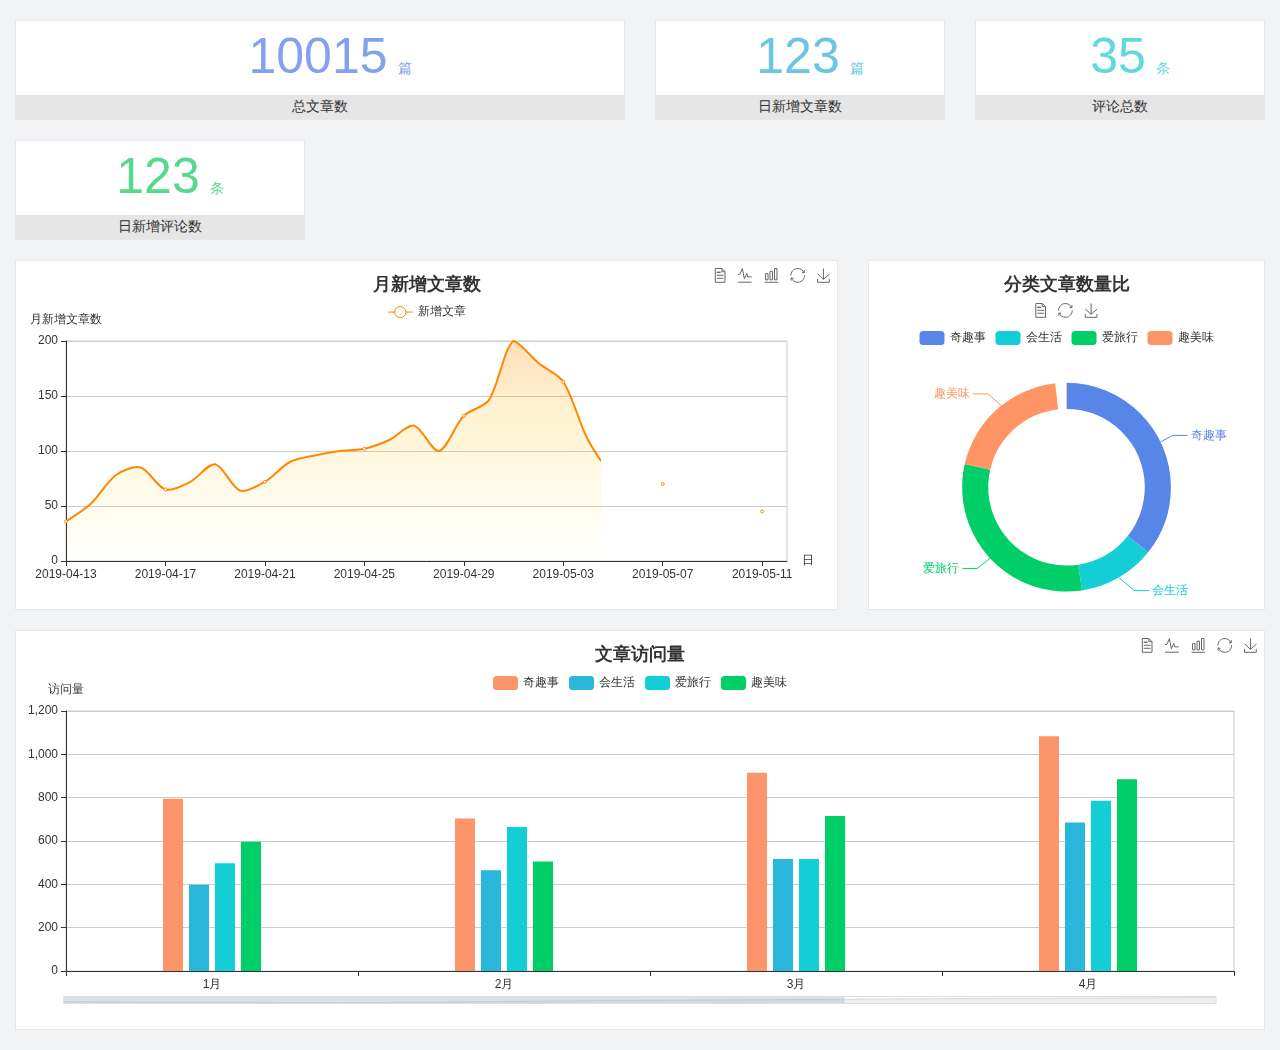
<file: home/dashboard.html>
<!DOCTYPE html>
<html lang="en">

<head>
  <meta charset="UTF-8">
  <meta name="viewport" content="width=device-width, initial-scale=1.0">
  <meta http-equiv="X-UA-Compatible" content="ie=edge">
  <title>图表统计</title>
  <link rel="stylesheet" href="../../assets/lib/bootstrap.css" />
  <link rel="stylesheet" href="../../assets/lib/main.css" />
  <script src="../../assets/lib/jquery.js"></script>
  <script type="text/javascript" src="../../assets/lib/echarts.min.js"></script>
</head>

<body>
  <div class="container-fluid">
    <div class="row spannel_list">
      <div class="col-xs-6">
        <div class="spannel">
          <em>10015</em><span>篇</span>
          <b>总文章数</b>
        </div>
      </div>
      <div class="col-sm-3 col-xs-6">
        <div class="spannel scolor01">
          <em>123</em><span>篇</span>
          <b>日新增文章数</b>
        </div>
      </div>
      <div class="col-sm-3 col-xs-6">
        <div class="spannel scolor02">
          <em>35</em><span>条</span>
          <b>评论总数</b>
        </div>
      </div>
      <div class="col-sm-3 col-xs-6">
        <div class="spannel scolor03">
          <em>123</em><span>条</span>
          <b>日新增评论数</b>
        </div>
      </div>
    </div>
  </div>

  <div class="container-fluid">
    <div class="row curve-pie">
      <div class="col-lg-8 col-md-8">
        <div class="gragh_pannel" id="curve_show"></div>
      </div>
      <div class="col-lg-4 col-md-4">
        <div class="gragh_pannel" id="pie_show"></div>
      </div>
    </div>
  </div>

  <div class="container-fluid">
    <div class="column_pannel" id="column_show"></div>
  </div>

  <script>
    var oChart = echarts.init(document.getElementById('curve_show'));
    var aList_all = [
      { 'count': 36, 'date': '2019-04-13' },
      { 'count': 52, 'date': '2019-04-14' },
      { 'count': 78, 'date': '2019-04-15' },
      { 'count': 85, 'date': '2019-04-16' },
      { 'count': 65, 'date': '2019-04-17' },
      { 'count': 72, 'date': '2019-04-18' },
      { 'count': 88, 'date': '2019-04-19' },
      { 'count': 64, 'date': '2019-04-20' },
      { 'count': 72, 'date': '2019-04-21' },
      { 'count': 90, 'date': '2019-04-22' },
      { 'count': 96, 'date': '2019-04-23' },
      { 'count': 100, 'date': '2019-04-24' },
      { 'count': 102, 'date': '2019-04-25' },
      { 'count': 110, 'date': '2019-04-26' },
      { 'count': 123, 'date': '2019-04-27' },
      { 'count': 100, 'date': '2019-04-28' },
      { 'count': 132, 'date': '2019-04-29' },
      { 'count': 146, 'date': '2019-04-30' },
      { 'count': 200, 'date': '2019-05-01' },
      { 'count': 180, 'date': '2019-05-02' },
      { 'count': 163, 'date': '2019-05-03' },
      { 'count': 110, 'date': '2019-05-04' },
      { 'count': 80, 'date': '2019-05-05' },
      { 'count': 82, 'date': '2019-05-06' },
      { 'count': 70, 'date': '2019-05-07' },
      { 'count': 65, 'date': '2019-05-08' },
      { 'count': 54, 'date': '2019-05-09' },
      { 'count': 40, 'date': '2019-05-10' },
      { 'count': 45, 'date': '2019-05-11' },
      { 'count': 38, 'date': '2019-05-12' },
    ];

    let aCount = [];
    let aDate = [];

    for (var i = 0; i < aList_all.length; i++) {
      aCount.push(aList_all[i].count);
      aDate.push(aList_all[i].date);
    }

    var chartopt = {
      title: {
        text: '月新增文章数',
        left: 'center',
        top: '10'
      },
      tooltip: {
        trigger: 'axis'
      },
      legend: {
        data: ['新增文章'],
        top: '40'
      },
      toolbox: {
        show: true,
        feature: {
          mark: { show: true },
          dataView: { show: true, readOnly: false },
          magicType: { show: true, type: ['line', 'bar'] },
          restore: { show: true },
          saveAsImage: { show: true }
        }
      },
      calculable: true,
      xAxis: [
        {
          name: '日',
          type: 'category',
          boundaryGap: false,
          data: aDate
        }
      ],
      yAxis: [
        {
          name: '月新增文章数',
          type: 'value'
        }
      ],
      series: [
        {
          name: '新增文章',
          type: 'line',
          smooth: true,
          itemStyle: { normal: { areaStyle: { type: 'default' }, color: '#f80' }, lineStyle: { color: '#f80' } },
          data: aCount
        }],
      areaStyle: {
        normal: {
          color: new echarts.graphic.LinearGradient(0, 0, 0, 1, [{
            offset: 0,
            color: 'rgba(255,136,0,0.39)'
          }, {
            offset: .34,
            color: 'rgba(255,180,0,0.25)'
          }, {
            offset: 1,
            color: 'rgba(255,222,0,0.00)'
          }])

        }
      },
      grid: {
        show: true,
        x: 50,
        x2: 50,
        y: 80,
        height: 220
      }
    };

    oChart.setOption(chartopt);


    var oPie = echarts.init(document.getElementById('pie_show'));
    var oPieopt =
    {
      title: {
        top: 10,
        text: '分类文章数量比',
        x: 'center'
      },
      tooltip: {
        trigger: 'item',
        formatter: "{a} <br/>{b} : {c} ({d}%)"
      },
      color: ['#5885e8', '#13cfd5', '#00ce68', '#ff9565'],
      legend: {
        x: 'center',
        top: 65,
        data: ['奇趣事', '会生活', '爱旅行', '趣美味']
      },
      toolbox: {
        show: true,
        x: 'center',
        top: 35,
        feature: {
          mark: { show: true },
          dataView: { show: true, readOnly: false },
          magicType: {
            show: true,
            type: ['pie', 'funnel'],
            option: {
              funnel: {
                x: '25%',
                width: '50%',
                funnelAlign: 'left',
                max: 1548
              }
            }
          },
          restore: { show: true },
          saveAsImage: { show: true }
        }
      },
      calculable: true,
      series: [
        {
          name: '访问来源',
          type: 'pie',
          radius: ['45%', '60%'],
          center: ['50%', '65%'],
          data: [
            { value: 300, name: '奇趣事' },
            { value: 100, name: '会生活' },
            { value: 260, name: '爱旅行' },
            { value: 180, name: '趣美味' }
          ]
        }
      ]
    };
    oPie.setOption(oPieopt);



    var oColumn = this.echarts.init(document.getElementById('column_show'));
    var oColumnopt =
    {
      title: {
        text: '文章访问量',
        left: 'center',
        top: '10'
      },
      tooltip: {
        trigger: 'axis'
      },
      legend: {
        data: ['奇趣事', '会生活', '爱旅行', '趣美味'],
        top: '40'
      },
      toolbox: {
        show: true,
        feature: {
          mark: { show: true },
          dataView: { show: true, readOnly: false },
          magicType: { show: true, type: ['line', 'bar'] },
          restore: { show: true },
          saveAsImage: { show: true }
        }
      },
      calculable: true,
      xAxis: [
        {
          type: 'category',
          data: ['1月', '2月', '3月', '4月', '5月']
        }
      ],
      yAxis: [
        {
          name: '访问量',
          type: 'value'
        }
      ],
      series: [
        {
          name: '奇趣事',
          type: 'bar',
          barWidth: 20,
          itemStyle: {
            normal: { areaStyle: { type: 'default' }, color: '#fd956a' }
          },
          data: [800, 708, 920, 1090, 1200]
        },
        {
          name: '会生活',
          type: 'bar',
          barWidth: 20,
          itemStyle: {
            normal: { areaStyle: { type: 'default' }, color: '#2bb6db' }
          },
          data: [400, 468, 520, 690, 800]
        },
        {
          name: '爱旅行',
          type: 'bar',
          barWidth: 20,
          itemStyle: {
            normal: { areaStyle: { type: 'default' }, color: '#13cfd5' }
          },
          data: [500, 668, 520, 790, 900]
        },
        {
          name: '趣美味',
          type: 'bar',
          barWidth: 20,
          itemStyle: {
            normal: { areaStyle: { type: 'default' }, color: '#00ce68' }
          },
          data: [600, 508, 720, 890, 1000]
        }
      ],
      grid: {
        show: true,
        x: 50,
        x2: 30,
        y: 80,
        height: 260
      },
      dataZoom: [//给x轴设置滚动条
        {
          start: 0,//默认为0
          end: 100 - 1000 / 31,//默认为100
          type: 'slider',
          show: true,
          xAxisIndex: [0],
          handleSize: 0,//滑动条的 左右2个滑动条的大小
          height: 8,//组件高度
          left: 45, //左边的距离
          right: 50,//右边的距离
          bottom: 26,//右边的距离
          handleColor: '#ddd',//h滑动图标的颜色
          handleStyle: {
            borderColor: "#cacaca",
            borderWidth: "1",
            shadowBlur: 2,
            background: "#ddd",
            shadowColor: "#ddd",
          }
        }]
    };
    oColumn.setOption(oColumnopt);
  </script>
</body>

</html>
</file>
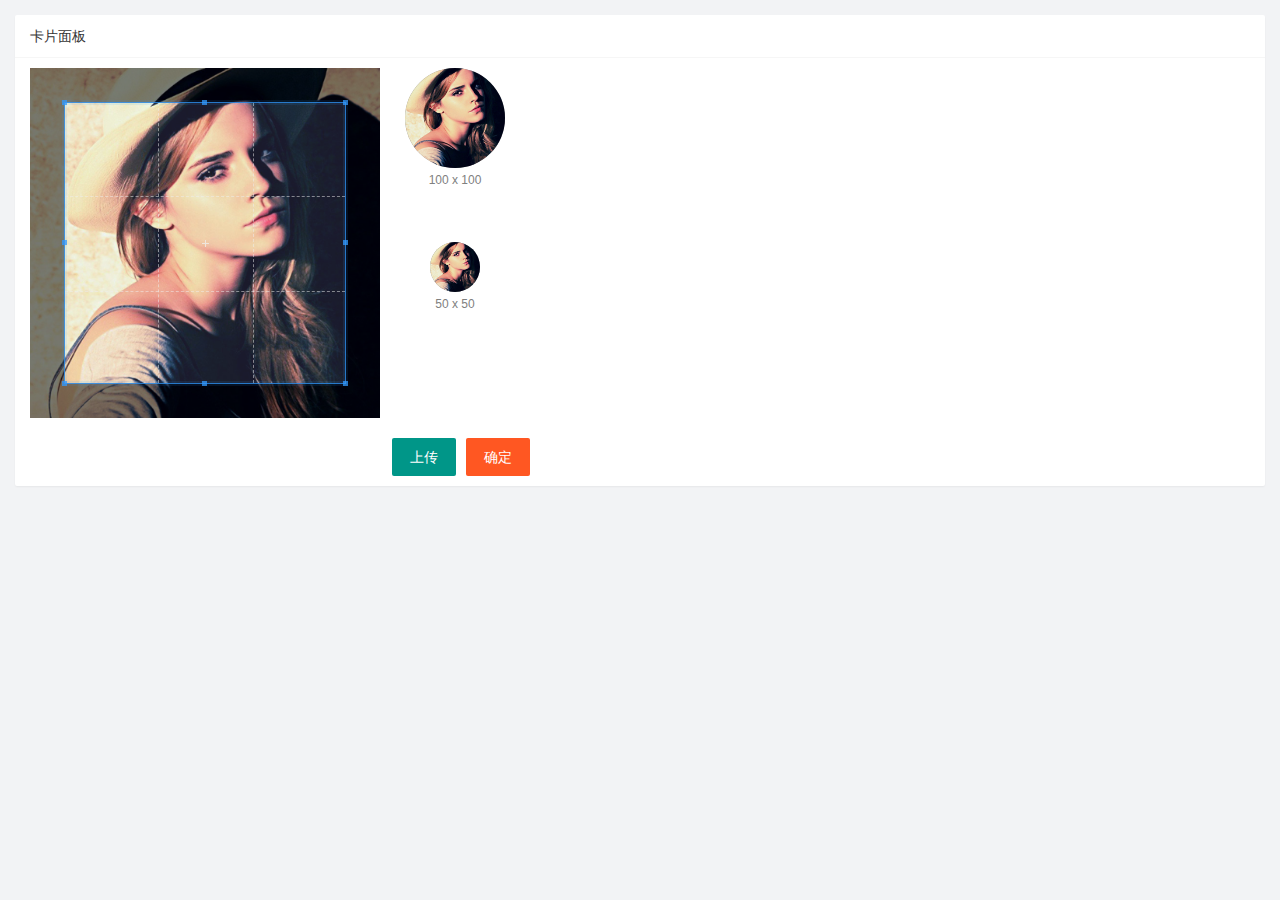
<file: user/user_avatar.html>
<!DOCTYPE html>
<html lang="en">

<head>
    <meta charset="UTF-8">
    <meta http-equiv="X-UA-Compatible" content="IE=edge">
    <meta name="viewport" content="width=device-width, initial-scale=1.0">
    <title>Document</title>
    <link rel="stylesheet" href="/assets/lib/layui/css/layui.css">
    <link rel="stylesheet" href="/assets/lib/cropper/cropper.css">
    <link rel="stylesheet" href="/assets/css/user/user_avatar.css">
</head>

<body>



    <div class="layui-card">
        <div class="layui-card-header">卡片面板</div>
        <div class="layui-card-body">
            <!-- 第一行的图片裁剪和预览区域 -->
            <div class="row1">
                <!-- 图片裁剪区域 -->
                <div class="cropper-box">
                    <!-- 这个 img 标签很重要，将来会把它初始化为裁剪区域 --> <img id="image" src="/assets/images/sample.jpg" />
                </div> <!-- 图片的预览区域 -->
                <div class="preview-box">
                    <div>
                        <!-- 宽高为 100px 的预览区域 -->
                        <div class="img-preview w100"></div>
                        <p class="size">100 x 100</p>
                    </div>
                    <div>
                        <!-- 宽高为 50px 的预览区域 -->
                        <div class="img-preview w50"></div>
                        <p class="size">50 x 50</p>
                    </div>
                </div>
            </div> <!-- 第二行的按钮区域 -->
            <div class="row2"> 
                <input type="file" id="file" accept="image/png,image/jpeg"/>
                <button type="button" class="layui-btn" id="btnChooseImage">上传</button> 
                <button type="button" class="layui-btn layui-btn-danger" id="btnUpload">确定</button> </div>

        </div>
    </div>


    <script src="/assets/lib/jquery.js"></script>
    <script src="/assets/lib/layui/layui.all.js"></script>
    <script src="/assets/lib/cropper/Cropper.js"></script>
    <script src="/assets//lib/cropper/jquery-cropper.js"></script>
    <script src="/assets/js/baseAPI.js"></script>
    <script src="/assets/js/user_avatar.js"></script>
</body>

</html>
</file>
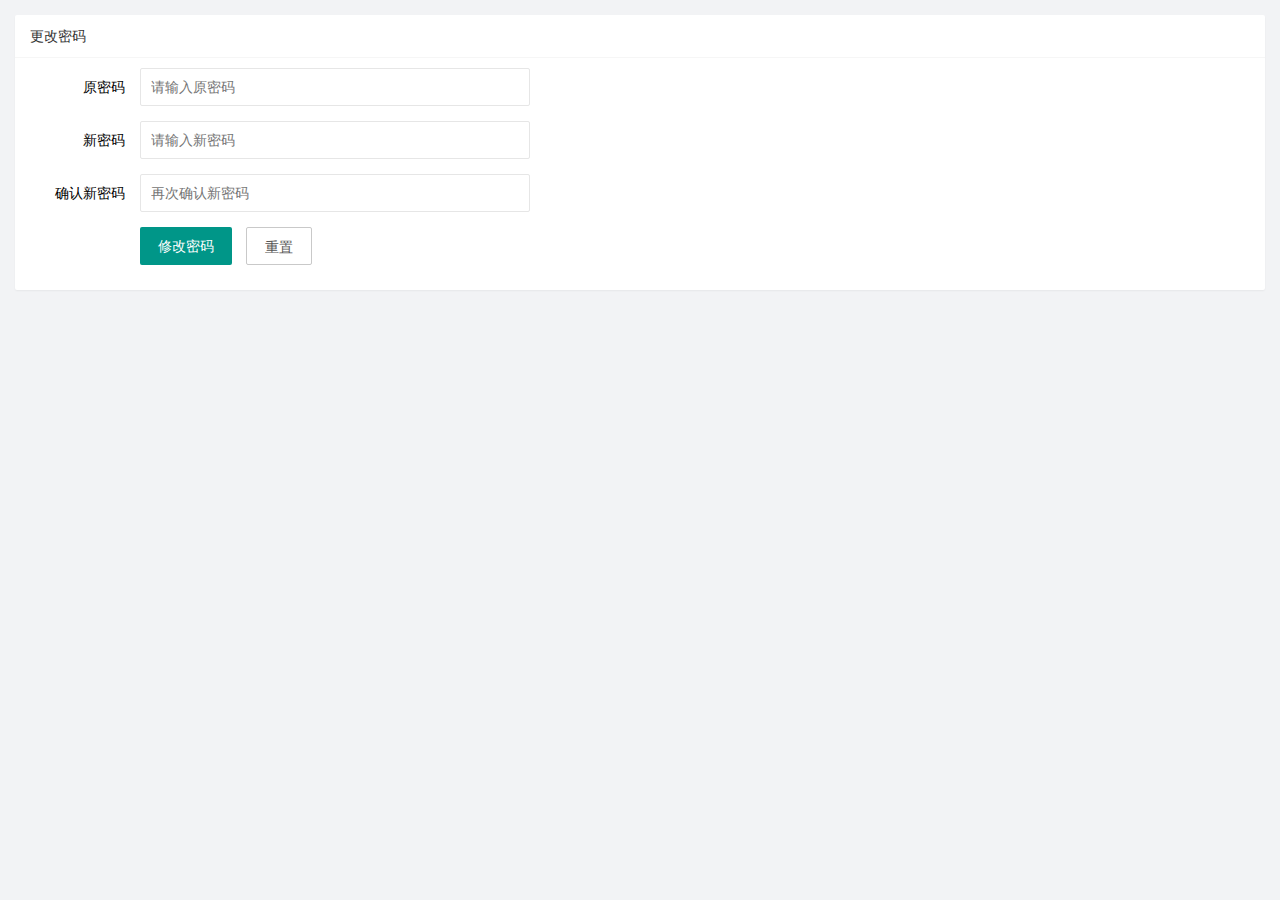
<file: user/user_pwd.html>
<!DOCTYPE html>
<html lang="en">
<head>
    <meta charset="UTF-8">
    <meta http-equiv="X-UA-Compatible" content="IE=edge">
    <meta name="viewport" content="width=device-width, initial-scale=1.0">
    <link rel="stylesheet" href="/assets/lib/layui/css/layui.css">
    <link rel="stylesheet" href="/assets/css/user/user_pwd.css">
    <title>Document</title>
</head>
<body>
    <div class="layui-card">
        <div class="layui-card-header">更改密码</div>
        <div class="layui-card-body">
            <form class="layui-form" action="" lay-filter="formUserInfo">
                <div class="layui-form-item">
                    <label class="layui-form-label">原密码</label>
                    <div class="layui-input-block">
                        <input type="password" name="old_pwd" required lay-verify="required|pw" placeholder="请输入原密码"
                            autocomplete="off" class="layui-input"/>
                    </div>
                </div>
                <div class="layui-form-item">
                    <label class="layui-form-label">新密码</label>
                    <div class="layui-input-block">
                        <input type="password" name="new_pwd" required lay-verify="required|pwd|samePwd" placeholder="请输入新密码"
                            autocomplete="off" class="layui-input">
                    </div>
                </div>
                <div class="layui-form-item">
                    <label class="layui-form-label">确认新密码</label>
                    <div class="layui-input-block">
                        <input type="password" name="re_pwd" required lay-verify="required|pwd|rePwd" placeholder="再次确认新密码"
                            autocomplete="off" class="layui-input">
                    </div>
                </div>

                <div class="layui-form-item">
                    <div class="layui-input-block">
                      <button class="layui-btn" lay-submit lay-filter="formDemo">修改密码</button>
                      <button type="reset" class="layui-btn layui-btn-primary" id="btnReset">重置</button>
                    </div>
                  </div>
            </form>
        </div>
      </div>

      <script src="/assets/lib/layui/layui.all.js"></script>
      <script src="/assets/lib/jquery.js"></script>
      <script src="/assets/js/baseAPI.js"></script>
      <script src="/assets/js/user_pwd.js"></script>
</body>
</html>
</file>
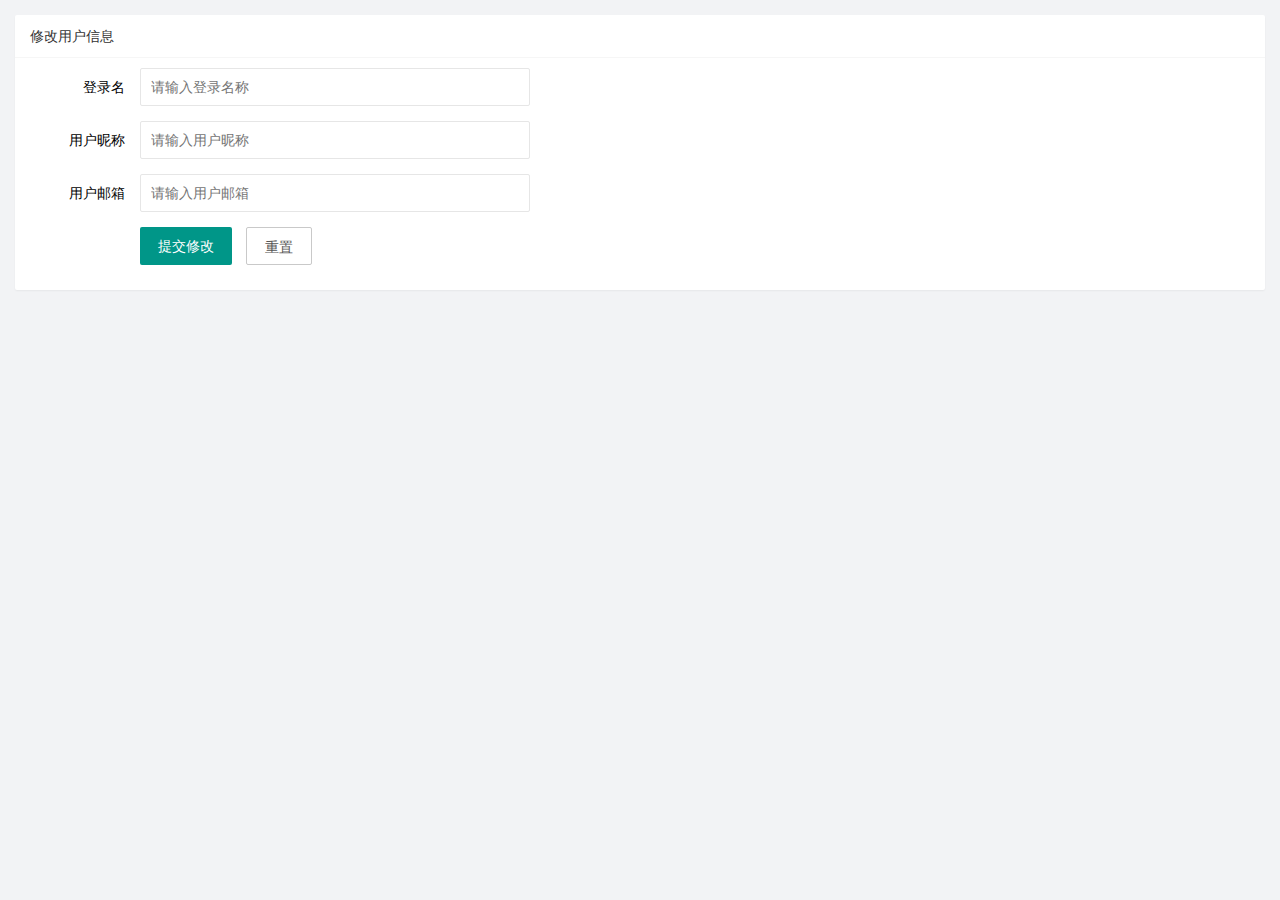
<file: user/userinfo.html>
<!DOCTYPE html>
<html lang="en">

<head>
    <meta charset="UTF-8">
    <meta http-equiv="X-UA-Compatible" content="IE=edge">
    <meta name="viewport" content="width=device-width, initial-scale=1.0">
    <title>个人资料</title>
    
    <link rel="stylesheet" href="/assets/lib/layui/css/layui.css">
    <link rel="stylesheet" href="/assets/css/user/userinfo.css">
</head>

<body>
    <!-- 卡片面板 -->
    <div class="layui-card">
        <div class="layui-card-header">修改用户信息</div>
        <div class="layui-card-body">
            <form class="layui-form" action="" lay-filter="formUserInfo">
                <div class="layui-form-item">
                    <label class="layui-form-label">登录名</label>
                    <div class="layui-input-block">
                        <input type="text" name="username" required lay-verify="" placeholder="请输入登录名称"
                            autocomplete="off" class="layui-input" readonly />
                    </div>
                </div>
                <div class="layui-form-item">
                    <label class="layui-form-label">用户昵称</label>
                    <div class="layui-input-block">
                        <input type="text" name="nickname" required lay-verify="required|nikename" placeholder="请输入用户昵称"
                            autocomplete="off" class="layui-input">
                    </div>
                </div>
                <div class="layui-form-item">
                    <label class="layui-form-label">用户邮箱</label>
                    <div class="layui-input-block">
                        <input type="text" name="email" required lay-verify="required|email" placeholder="请输入用户邮箱"
                            autocomplete="off" class="layui-input">
                    </div>
                </div>

                <div class="layui-form-item">
                    <div class="layui-input-block">
                      <button class="layui-btn" lay-submit lay-filter="formDemo">提交修改</button>
                      <button type="reset" class="layui-btn layui-btn-primary" id="btnReset">重置</button>
                    </div>
                  </div>
            </form>
        </div>
    </div>
    <script src="/assets/lib/layui/layui.all.js"></script>
    <script src="/assets/lib/jquery.js"></script>
    <script src="/assets/js/baseAPI.js"></script>
    <script src="/assets/js/userinfo.js"></script>
</body>

</html>
</file>
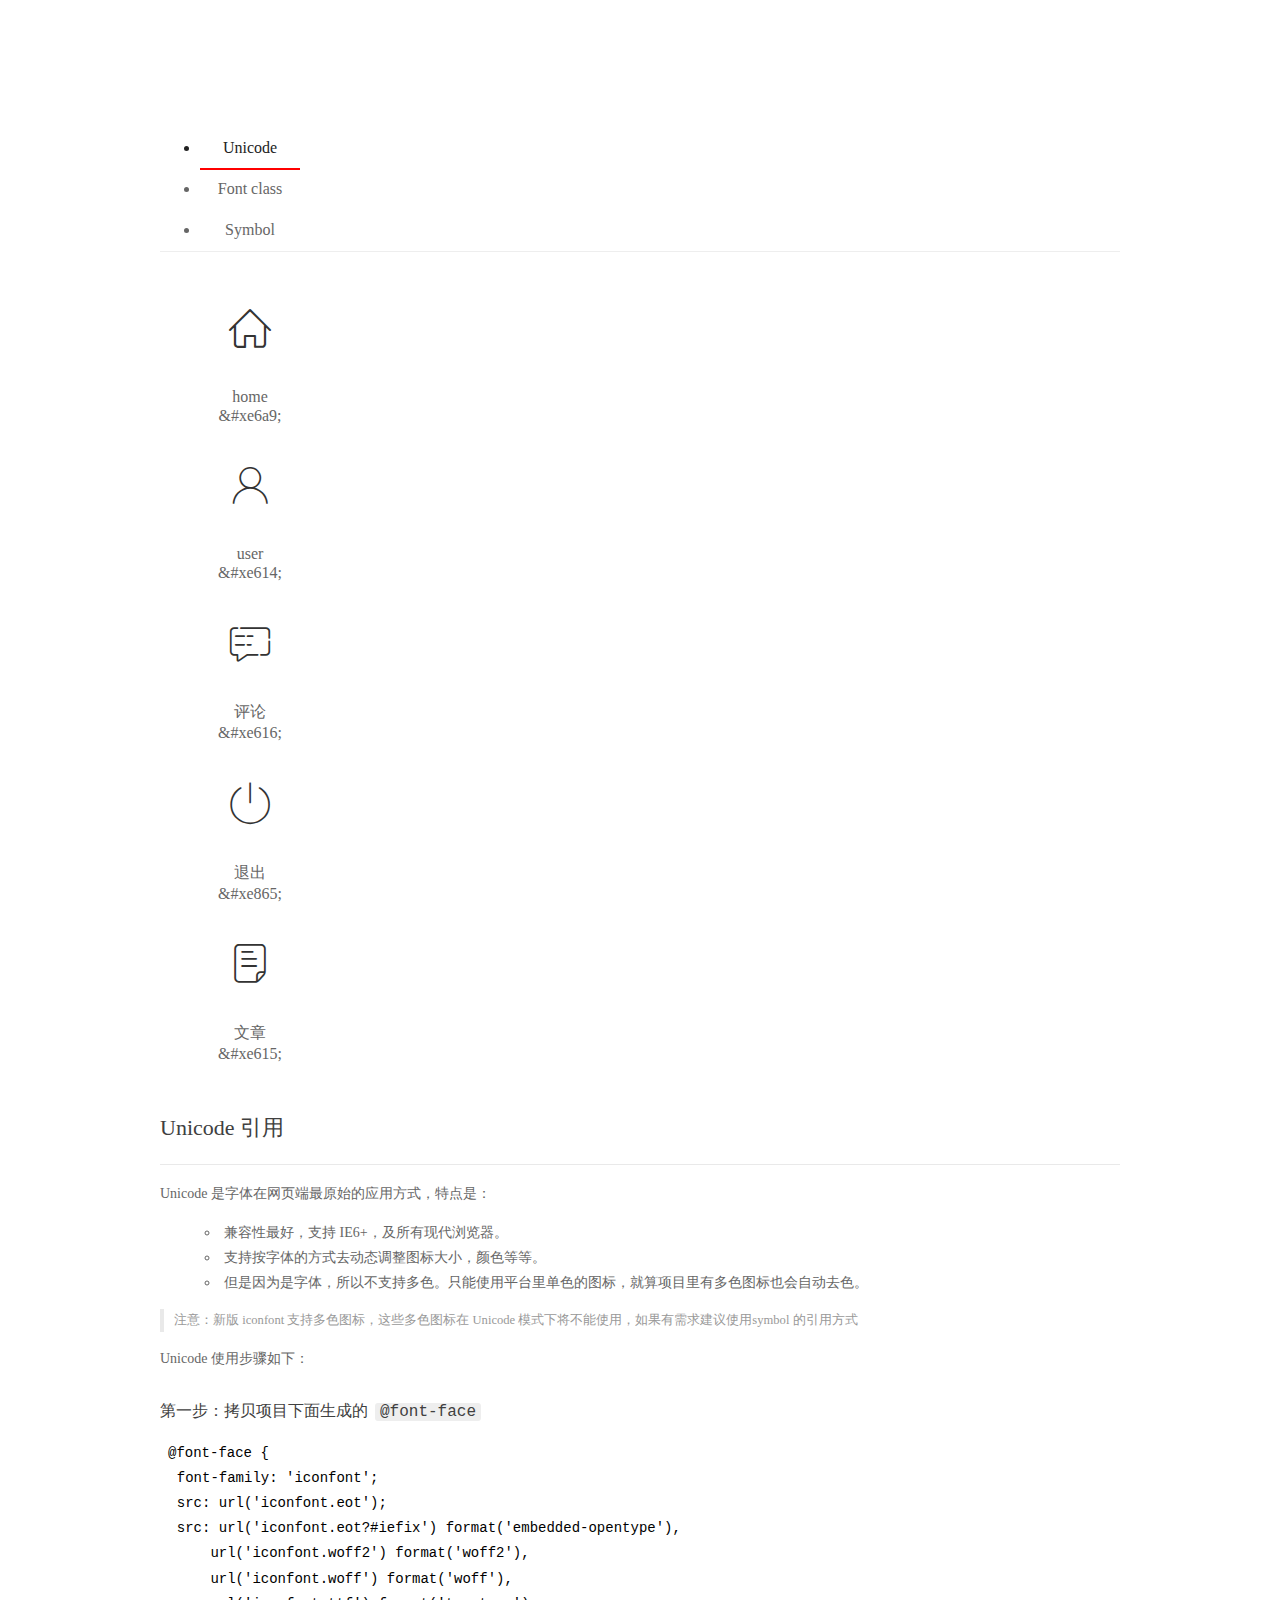
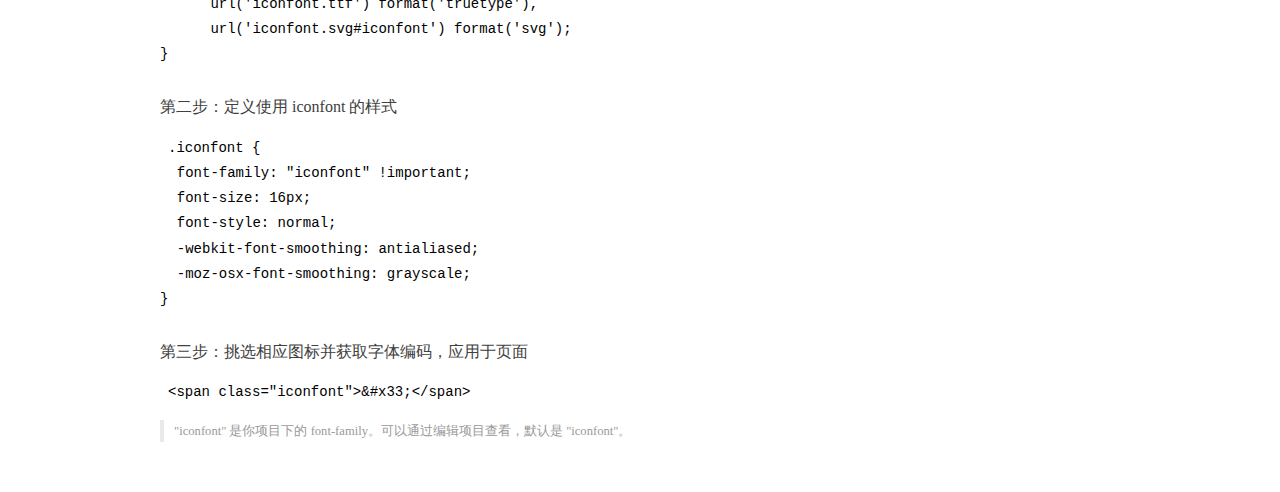
<file: assets/fonts/demo_index.html>
<!DOCTYPE html>
<html>
<head>
  <meta charset="utf-8"/>
  <title>IconFont Demo</title>
  <link rel="shortcut icon" href="https://gtms04.alicdn.com/tps/i4/TB1_oz6GVXXXXaFXpXXJDFnIXXX-64-64.ico" type="image/x-icon"/>
  <link rel="stylesheet" href="https://g.alicdn.com/thx/cube/1.3.2/cube.min.css">
  <link rel="stylesheet" href="demo.css">
  <link rel="stylesheet" href="iconfont.css">
  <script src="iconfont.js"></script>
  <!-- jQuery -->
  <script src="https://a1.alicdn.com/oss/uploads/2018/12/26/7bfddb60-08e8-11e9-9b04-53e73bb6408b.js"></script>
  <!-- 代码高亮 -->
  <script src="https://a1.alicdn.com/oss/uploads/2018/12/26/a3f714d0-08e6-11e9-8a15-ebf944d7534c.js"></script>
</head>
<body>
  <div class="main">
    <h1 class="logo"><a href="https://www.iconfont.cn/" title="iconfont 首页" target="_blank">&#xe86b;</a></h1>
    <div class="nav-tabs">
      <ul id="tabs" class="dib-box">
        <li class="dib active"><span>Unicode</span></li>
        <li class="dib"><span>Font class</span></li>
        <li class="dib"><span>Symbol</span></li>
      </ul>
      
    </div>
    <div class="tab-container">
      <div class="content unicode" style="display: block;">
          <ul class="icon_lists dib-box">
          
            <li class="dib">
              <span class="icon iconfont">&#xe6a9;</span>
                <div class="name">home</div>
                <div class="code-name">&amp;#xe6a9;</div>
              </li>
          
            <li class="dib">
              <span class="icon iconfont">&#xe614;</span>
                <div class="name">user</div>
                <div class="code-name">&amp;#xe614;</div>
              </li>
          
            <li class="dib">
              <span class="icon iconfont">&#xe616;</span>
                <div class="name">评论</div>
                <div class="code-name">&amp;#xe616;</div>
              </li>
          
            <li class="dib">
              <span class="icon iconfont">&#xe865;</span>
                <div class="name">退出</div>
                <div class="code-name">&amp;#xe865;</div>
              </li>
          
            <li class="dib">
              <span class="icon iconfont">&#xe615;</span>
                <div class="name">文章</div>
                <div class="code-name">&amp;#xe615;</div>
              </li>
          
          </ul>
          <div class="article markdown">
          <h2 id="unicode-">Unicode 引用</h2>
          <hr>

          <p>Unicode 是字体在网页端最原始的应用方式，特点是：</p>
          <ul>
            <li>兼容性最好，支持 IE6+，及所有现代浏览器。</li>
            <li>支持按字体的方式去动态调整图标大小，颜色等等。</li>
            <li>但是因为是字体，所以不支持多色。只能使用平台里单色的图标，就算项目里有多色图标也会自动去色。</li>
          </ul>
          <blockquote>
            <p>注意：新版 iconfont 支持多色图标，这些多色图标在 Unicode 模式下将不能使用，如果有需求建议使用symbol 的引用方式</p>
          </blockquote>
          <p>Unicode 使用步骤如下：</p>
          <h3 id="-font-face">第一步：拷贝项目下面生成的 <code>@font-face</code></h3>
<pre><code class="language-css"
>@font-face {
  font-family: 'iconfont';
  src: url('iconfont.eot');
  src: url('iconfont.eot?#iefix') format('embedded-opentype'),
      url('iconfont.woff2') format('woff2'),
      url('iconfont.woff') format('woff'),
      url('iconfont.ttf') format('truetype'),
      url('iconfont.svg#iconfont') format('svg');
}
</code></pre>
          <h3 id="-iconfont-">第二步：定义使用 iconfont 的样式</h3>
<pre><code class="language-css"
>.iconfont {
  font-family: "iconfont" !important;
  font-size: 16px;
  font-style: normal;
  -webkit-font-smoothing: antialiased;
  -moz-osx-font-smoothing: grayscale;
}
</code></pre>
          <h3 id="-">第三步：挑选相应图标并获取字体编码，应用于页面</h3>
<pre>
<code class="language-html"
>&lt;span class="iconfont"&gt;&amp;#x33;&lt;/span&gt;
</code></pre>
          <blockquote>
            <p>"iconfont" 是你项目下的 font-family。可以通过编辑项目查看，默认是 "iconfont"。</p>
          </blockquote>
          </div>
      </div>
      <div class="content font-class">
        <ul class="icon_lists dib-box">
          
          <li class="dib">
            <span class="icon iconfont icon-home"></span>
            <div class="name">
              home
            </div>
            <div class="code-name">.icon-home
            </div>
          </li>
          
          <li class="dib">
            <span class="icon iconfont icon-user"></span>
            <div class="name">
              user
            </div>
            <div class="code-name">.icon-user
            </div>
          </li>
          
          <li class="dib">
            <span class="icon iconfont icon-pinglun"></span>
            <div class="name">
              评论
            </div>
            <div class="code-name">.icon-pinglun
            </div>
          </li>
          
          <li class="dib">
            <span class="icon iconfont icon-tuichu"></span>
            <div class="name">
              退出
            </div>
            <div class="code-name">.icon-tuichu
            </div>
          </li>
          
          <li class="dib">
            <span class="icon iconfont icon-16"></span>
            <div class="name">
              文章
            </div>
            <div class="code-name">.icon-16
            </div>
          </li>
          
        </ul>
        <div class="article markdown">
        <h2 id="font-class-">font-class 引用</h2>
        <hr>

        <p>font-class 是 Unicode 使用方式的一种变种，主要是解决 Unicode 书写不直观，语意不明确的问题。</p>
        <p>与 Unicode 使用方式相比，具有如下特点：</p>
        <ul>
          <li>兼容性良好，支持 IE8+，及所有现代浏览器。</li>
          <li>相比于 Unicode 语意明确，书写更直观。可以很容易分辨这个 icon 是什么。</li>
          <li>因为使用 class 来定义图标，所以当要替换图标时，只需要修改 class 里面的 Unicode 引用。</li>
          <li>不过因为本质上还是使用的字体，所以多色图标还是不支持的。</li>
        </ul>
        <p>使用步骤如下：</p>
        <h3 id="-fontclass-">第一步：引入项目下面生成的 fontclass 代码：</h3>
<pre><code class="language-html">&lt;link rel="stylesheet" href="./iconfont.css"&gt;
</code></pre>
        <h3 id="-">第二步：挑选相应图标并获取类名，应用于页面：</h3>
<pre><code class="language-html">&lt;span class="iconfont icon-xxx"&gt;&lt;/span&gt;
</code></pre>
        <blockquote>
          <p>"
            iconfont" 是你项目下的 font-family。可以通过编辑项目查看，默认是 "iconfont"。</p>
        </blockquote>
      </div>
      </div>
      <div class="content symbol">
          <ul class="icon_lists dib-box">
          
            <li class="dib">
                <svg class="icon svg-icon" aria-hidden="true">
                  <use xlink:href="#icon-home"></use>
                </svg>
                <div class="name">home</div>
                <div class="code-name">#icon-home</div>
            </li>
          
            <li class="dib">
                <svg class="icon svg-icon" aria-hidden="true">
                  <use xlink:href="#icon-user"></use>
                </svg>
                <div class="name">user</div>
                <div class="code-name">#icon-user</div>
            </li>
          
            <li class="dib">
                <svg class="icon svg-icon" aria-hidden="true">
                  <use xlink:href="#icon-pinglun"></use>
                </svg>
                <div class="name">评论</div>
                <div class="code-name">#icon-pinglun</div>
            </li>
          
            <li class="dib">
                <svg class="icon svg-icon" aria-hidden="true">
                  <use xlink:href="#icon-tuichu"></use>
                </svg>
                <div class="name">退出</div>
                <div class="code-name">#icon-tuichu</div>
            </li>
          
            <li class="dib">
                <svg class="icon svg-icon" aria-hidden="true">
                  <use xlink:href="#icon-16"></use>
                </svg>
                <div class="name">文章</div>
                <div class="code-name">#icon-16</div>
            </li>
          
          </ul>
          <div class="article markdown">
          <h2 id="symbol-">Symbol 引用</h2>
          <hr>

          <p>这是一种全新的使用方式，应该说这才是未来的主流，也是平台目前推荐的用法。相关介绍可以参考这篇<a href="">文章</a>
            这种用法其实是做了一个 SVG 的集合，与另外两种相比具有如下特点：</p>
          <ul>
            <li>支持多色图标了，不再受单色限制。</li>
            <li>通过一些技巧，支持像字体那样，通过 <code>font-size</code>, <code>color</code> 来调整样式。</li>
            <li>兼容性较差，支持 IE9+，及现代浏览器。</li>
            <li>浏览器渲染 SVG 的性能一般，还不如 png。</li>
          </ul>
          <p>使用步骤如下：</p>
          <h3 id="-symbol-">第一步：引入项目下面生成的 symbol 代码：</h3>
<pre><code class="language-html">&lt;script src="./iconfont.js"&gt;&lt;/script&gt;
</code></pre>
          <h3 id="-css-">第二步：加入通用 CSS 代码（引入一次就行）：</h3>
<pre><code class="language-html">&lt;style&gt;
.icon {
  width: 1em;
  height: 1em;
  vertical-align: -0.15em;
  fill: currentColor;
  overflow: hidden;
}
&lt;/style&gt;
</code></pre>
          <h3 id="-">第三步：挑选相应图标并获取类名，应用于页面：</h3>
<pre><code class="language-html">&lt;svg class="icon" aria-hidden="true"&gt;
  &lt;use xlink:href="#icon-xxx"&gt;&lt;/use&gt;
&lt;/svg&gt;
</code></pre>
          </div>
      </div>

    </div>
  </div>
  <script>
  $(document).ready(function () {
      $('.tab-container .content:first').show()

      $('#tabs li').click(function (e) {
        var tabContent = $('.tab-container .content')
        var index = $(this).index()

        if ($(this).hasClass('active')) {
          return
        } else {
          $('#tabs li').removeClass('active')
          $(this).addClass('active')

          tabContent.hide().eq(index).fadeIn()
        }
      })
    })
  </script>
</body>
</html>
</file>
<file: assets/lib/main.css>
body{
    font-family:'MicroSoft YaHei';
    background-color: #f2f3f5;
}
.main_wrap{
    position:fixed;
    width:100%;
    height:100%;
    left:0px;
    top:0px;
    background:url('../images/login_bg.jpg'); 
    background-size:100% 100%; 
  }
.header{
    width:1200px;
    overflow: hidden;
    margin:20px auto 0;
}
.heade .logo{
    float: left;
}
.header .copyright{
    float:right;
    font-size:12px;
    color:#fff;
    text-align:right;
    line-height:20px;
    margin-top:10px;
}
.login_form_con{
    position:absolute;
    left:50%;
    top:50%;
    margin-left:-200px;
    margin-top:-155px;
    width:400px;
    height:310px;
    background-color: #edeff0;
}

.login_form{
    position: relative;
}

.login_form .icon-user{
    position:absolute;
    font-size:16px;
    color:#999;
    left:46px;
    top:12px;
}
.login_form .icon-key{
    position:absolute;
    font-size:18px;
    color:#999;
    left:46px;
    top:78px;
}
.login_title{
    height:60px;
    background:url('../images/login_title.png') center center no-repeat #fff;
}
.input_txt,.input_pass,.input_sub{
    display:block;
    width:334px;
    height:37px;
    padding:0px;
    text-indent:40px;
    border:1px solid #ddd;
    margin:27px auto 0;
    outline:none;
}
.input_sub{
    margin-top:40px;
    height:42px;
    background-color: #19b9e7;
    text-indent:0px;
    font-size:18px;
    color:#fff;
    cursor: pointer;
}
.input_sub:hover{
    background-color: #08a0cc;
}

.sider{
    position:fixed;
    left:0;
    top:0;
    bottom:0;
    width:210px;
    background-color: #323745;
}
.sider .logo{
    display:block;
    height:56px;
    background-color: #242732;
    overflow: hidden;
}
.sider .logo img{
    display:block;
    margin:6px auto 0;
}
.user_info{
    height:79px;
    border-bottom:1px solid #5a5e6b;
}

.user_info img{
    float: left;
    width:40px;
    height:40px;
    border-radius:20px;
    margin:19px 0 0 30px;
}
.user_info span{
    float: left;
    width:120px;
    font-size:12px;
    color:#fff;
    margin:23px 0 0 20px;
}
.user_info b{
    float: left;
    width: 120px;
    font-weight:normal;
    font-size:12px;
    color:#adafb5;
    margin:2px 0 0 20px;
}

.menu .level01{
    height:50px;
    line-height:50px;
}
.menu .level01 a{
    display:block;
    height:50px;
    font-size:12px;
    color:#adafb5;
    overflow: hidden;
}
.menu .level01.active a{
    background-color: #1378f0;
    color:#fff;
}
.menu .level01.active i{
    color:#fff;
}

.menu .level01 a:hover{
    background-color: #1378f0;
    color:#fff;
}
.menu .level01 a:hover i{
    color:#fff;
}
.menu .level01 i{
    color:#61646f;
    font-size:22px;
    float: left;
    margin-left:26px;
}
.menu .level01 span{
    float: left;
    margin-left:10px;
}
.menu .level01 b{
    float: right;
    margin-right:20px;
    font-weight:normal;
    transform:rotate(90deg);
    transition:all 500ms ease;
}

.menu .level01 .rotate0{
    transform:rotate(0deg);
}

.menu .level02{
    background: #242732;
    display:none;
}


.menu .level02 li{
    height:40px;
    line-height:40px;
}
.menu .level02 li a{
    display:block;
    height:40px;
    font-size:12px;
    color:#adafb5;
    overflow: hidden;
}

.menu .level02 li a:hover{
    background-color: #1378f0;
    color:#fff;
}

.menu .level02 li i{
    font-size:12px;
    float: left;
    margin-left:60px;
}
.menu .level02 li span{
    font-size:12px;
    float: left;
    margin-left:5px;
}

.menu .level02 .active a{
    color:#ffae00;
}

.header_bar{
    position:fixed;
    left:210px;
    right:0;
    top:0;
    height:56px;
    background-color: #fff;
}

.main{
    position:fixed;
    left:210px;
    top:56px;
    right:0;
    bottom:0;
    background-color: #f2f3f5;
}

.search_form{
    width:218px;
    height:33px;
    border:1px solid #ddd;
    background-color: #f2f3f5;
    border-radius:16px;
    float: left;
    margin:12px 0 0 27px;
}

.search_form input{
    padding:0px;
    margin:0px;
    border:0px;
    float: left;
    background-color: #f2f3f5;
    font-size:12px;
    width:175px;
    height:31px;
    margin-left:12px;
    outline:none;
   
}

.search_form .icon-search{
    line-height:33px;
    cursor: pointer;
    font-size:18px;
    color:#abaebb;
}
.user_center_link{
    float:right;

}
.user_center_link a{
    line-height:56px;
    font-size:12px;
    color:#999;
    margin-right:15px;
}
.user_center_link a:hover{
    color:#ffae00
}

.user_center_link img{
    width:42px;
    height:42px;
    border-radius:32px;
    margin-right:10px;
}

.spannel_list{
    margin-top:20px;
}

.spannel{
	height:100px;
	overflow:hidden;
	text-align:center;
    position:relative;
    background-color: #fff;
    border:1px solid #e7e7e9;
    margin-bottom:20px;
}

.spannel em{
    font-style:normal;
	font-size:50px;
	line-height:50px;
	display:inline-block;
	margin:10px 0 0 20px;
	font-family:'Arial';
	color:#83a2ed;
}

.spannel span{
	font-size:14px;
	display:inline-block;
	color:#83a2ed;
	margin-left:10px;
}

.spannel b{
	position:absolute;
	left:0;
	bottom:0;
	width:100%;
	line-height:24px;
	background:#e5e5e5;
	color:#333;
	font-size:14px;
	font-weight:normal;
}

.scolor01 em,.scolor01 span{
	color:#6ac6e2;
}

.scolor02 em,.scolor02 span{
	color:#5fd9de;
}

.scolor03 em,.scolor03 span{
	color:#58d88e;
}


.gragh_pannel{
    height:350px;
    border:1px solid #e7e7e9;
    background-color: #fff!important; 
    margin-bottom:20px;  
}

.column_pannel{
    margin-bottom:20px;
    height:400px;
    border:1px solid #e7e7e9;
    background-color: #fff!important;   
}

.common_title{
    line-height:42px;
    background-color: #fbfbfb;
    border:1px solid #e7e7e9;
    margin-top:20px;
    text-indent: 15px;
    font-size:14px;
    color:#333;
}

.common_con{
    border:1px solid #e7e7e9;
    border-top:0px;
    background-color: #fff;
    padding-bottom:20px;
    margin-bottom:20px;
}
.opt_btns{
    margin-top:20px;
}

.mp20{
    margin-top:20px;
}

.pagination{   
   margin:0;
}

.article_form{
    margin-top:20px;
}

.form-group{
    margin-bottom:25px;
}

.form-group label{
    font-weight:normal;
    color:#666;
}

.icon-icondate{
    line-height:16px;
}

.user_pic{
    width:100px;
    height:100px;
    margin-bottom:10px;
}

.article_cover{
    width:200px;
    height:200px;
    margin-bottom:10px;
}
</file>
<file: assets/lib/layui/css/layui.css>
/** layui-v2.5.5 MIT License By https://www.layui.com */
 .layui-inline,img{display:inline-block;vertical-align:middle}h1,h2,h3,h4,h5,h6{font-weight:400}.layui-edge,.layui-header,.layui-inline,.layui-main{position:relative}.layui-body,.layui-edge,.layui-elip{overflow:hidden}.layui-btn,.layui-edge,.layui-inline,img{vertical-align:middle}.layui-btn,.layui-disabled,.layui-icon,.layui-unselect{-moz-user-select:none;-webkit-user-select:none;-ms-user-select:none}.layui-elip,.layui-form-checkbox span,.layui-form-pane .layui-form-label{text-overflow:ellipsis;white-space:nowrap}.layui-breadcrumb,.layui-tree-btnGroup{visibility:hidden}blockquote,body,button,dd,div,dl,dt,form,h1,h2,h3,h4,h5,h6,input,li,ol,p,pre,td,textarea,th,ul{margin:0;padding:0;-webkit-tap-highlight-color:rgba(0,0,0,0)}a:active,a:hover{outline:0}img{border:none}li{list-style:none}table{border-collapse:collapse;border-spacing:0}h4,h5,h6{font-size:100%}button,input,optgroup,option,select,textarea{font-family:inherit;font-size:inherit;font-style:inherit;font-weight:inherit;outline:0}pre{white-space:pre-wrap;white-space:-moz-pre-wrap;white-space:-pre-wrap;white-space:-o-pre-wrap;word-wrap:break-word}body{line-height:24px;font:14px Helvetica Neue,Helvetica,PingFang SC,Tahoma,Arial,sans-serif}hr{height:1px;margin:10px 0;border:0;clear:both}a{color:#333;text-decoration:none}a:hover{color:#777}a cite{font-style:normal;*cursor:pointer}.layui-border-box,.layui-border-box *{box-sizing:border-box}.layui-box,.layui-box *{box-sizing:content-box}.layui-clear{clear:both;*zoom:1}.layui-clear:after{content:'\20';clear:both;*zoom:1;display:block;height:0}.layui-inline{*display:inline;*zoom:1}.layui-edge{display:inline-block;width:0;height:0;border-width:6px;border-style:dashed;border-color:transparent}.layui-edge-top{top:-4px;border-bottom-color:#999;border-bottom-style:solid}.layui-edge-right{border-left-color:#999;border-left-style:solid}.layui-edge-bottom{top:2px;border-top-color:#999;border-top-style:solid}.layui-edge-left{border-right-color:#999;border-right-style:solid}.layui-disabled,.layui-disabled:hover{color:#d2d2d2!important;cursor:not-allowed!important}.layui-circle{border-radius:100%}.layui-show{display:block!important}.layui-hide{display:none!important}@font-face{font-family:layui-icon;src:url(../font/iconfont.eot?v=250);src:url(../font/iconfont.eot?v=250#iefix) format('embedded-opentype'),url(../font/iconfont.woff2?v=250) format('woff2'),url(../font/iconfont.woff?v=250) format('woff'),url(../font/iconfont.ttf?v=250) format('truetype'),url(../font/iconfont.svg?v=250#layui-icon) format('svg')}.layui-icon{font-family:layui-icon!important;font-size:16px;font-style:normal;-webkit-font-smoothing:antialiased;-moz-osx-font-smoothing:grayscale}.layui-icon-reply-fill:before{content:"\e611"}.layui-icon-set-fill:before{content:"\e614"}.layui-icon-menu-fill:before{content:"\e60f"}.layui-icon-search:before{content:"\e615"}.layui-icon-share:before{content:"\e641"}.layui-icon-set-sm:before{content:"\e620"}.layui-icon-engine:before{content:"\e628"}.layui-icon-close:before{content:"\1006"}.layui-icon-close-fill:before{content:"\1007"}.layui-icon-chart-screen:before{content:"\e629"}.layui-icon-star:before{content:"\e600"}.layui-icon-circle-dot:before{content:"\e617"}.layui-icon-chat:before{content:"\e606"}.layui-icon-release:before{content:"\e609"}.layui-icon-list:before{content:"\e60a"}.layui-icon-chart:before{content:"\e62c"}.layui-icon-ok-circle:before{content:"\1005"}.layui-icon-layim-theme:before{content:"\e61b"}.layui-icon-table:before{content:"\e62d"}.layui-icon-right:before{content:"\e602"}.layui-icon-left:before{content:"\e603"}.layui-icon-cart-simple:before{content:"\e698"}.layui-icon-face-cry:before{content:"\e69c"}.layui-icon-face-smile:before{content:"\e6af"}.layui-icon-survey:before{content:"\e6b2"}.layui-icon-tree:before{content:"\e62e"}.layui-icon-upload-circle:before{content:"\e62f"}.layui-icon-add-circle:before{content:"\e61f"}.layui-icon-download-circle:before{content:"\e601"}.layui-icon-templeate-1:before{content:"\e630"}.layui-icon-util:before{content:"\e631"}.layui-icon-face-surprised:before{content:"\e664"}.layui-icon-edit:before{content:"\e642"}.layui-icon-speaker:before{content:"\e645"}.layui-icon-down:before{content:"\e61a"}.layui-icon-file:before{content:"\e621"}.layui-icon-layouts:before{content:"\e632"}.layui-icon-rate-half:before{content:"\e6c9"}.layui-icon-add-circle-fine:before{content:"\e608"}.layui-icon-prev-circle:before{content:"\e633"}.layui-icon-read:before{content:"\e705"}.layui-icon-404:before{content:"\e61c"}.layui-icon-carousel:before{content:"\e634"}.layui-icon-help:before{content:"\e607"}.layui-icon-code-circle:before{content:"\e635"}.layui-icon-water:before{content:"\e636"}.layui-icon-username:before{content:"\e66f"}.layui-icon-find-fill:before{content:"\e670"}.layui-icon-about:before{content:"\e60b"}.layui-icon-location:before{content:"\e715"}.layui-icon-up:before{content:"\e619"}.layui-icon-pause:before{content:"\e651"}.layui-icon-date:before{content:"\e637"}.layui-icon-layim-uploadfile:before{content:"\e61d"}.layui-icon-delete:before{content:"\e640"}.layui-icon-play:before{content:"\e652"}.layui-icon-top:before{content:"\e604"}.layui-icon-friends:before{content:"\e612"}.layui-icon-refresh-3:before{content:"\e9aa"}.layui-icon-ok:before{content:"\e605"}.layui-icon-layer:before{content:"\e638"}.layui-icon-face-smile-fine:before{content:"\e60c"}.layui-icon-dollar:before{content:"\e659"}.layui-icon-group:before{content:"\e613"}.layui-icon-layim-download:before{content:"\e61e"}.layui-icon-picture-fine:before{content:"\e60d"}.layui-icon-link:before{content:"\e64c"}.layui-icon-diamond:before{content:"\e735"}.layui-icon-log:before{content:"\e60e"}.layui-icon-rate-solid:before{content:"\e67a"}.layui-icon-fonts-del:before{content:"\e64f"}.layui-icon-unlink:before{content:"\e64d"}.layui-icon-fonts-clear:before{content:"\e639"}.layui-icon-triangle-r:before{content:"\e623"}.layui-icon-circle:before{content:"\e63f"}.layui-icon-radio:before{content:"\e643"}.layui-icon-align-center:before{content:"\e647"}.layui-icon-align-right:before{content:"\e648"}.layui-icon-align-left:before{content:"\e649"}.layui-icon-loading-1:before{content:"\e63e"}.layui-icon-return:before{content:"\e65c"}.layui-icon-fonts-strong:before{content:"\e62b"}.layui-icon-upload:before{content:"\e67c"}.layui-icon-dialogue:before{content:"\e63a"}.layui-icon-video:before{content:"\e6ed"}.layui-icon-headset:before{content:"\e6fc"}.layui-icon-cellphone-fine:before{content:"\e63b"}.layui-icon-add-1:before{content:"\e654"}.layui-icon-face-smile-b:before{content:"\e650"}.layui-icon-fonts-html:before{content:"\e64b"}.layui-icon-form:before{content:"\e63c"}.layui-icon-cart:before{content:"\e657"}.layui-icon-camera-fill:before{content:"\e65d"}.layui-icon-tabs:before{content:"\e62a"}.layui-icon-fonts-code:before{content:"\e64e"}.layui-icon-fire:before{content:"\e756"}.layui-icon-set:before{content:"\e716"}.layui-icon-fonts-u:before{content:"\e646"}.layui-icon-triangle-d:before{content:"\e625"}.layui-icon-tips:before{content:"\e702"}.layui-icon-picture:before{content:"\e64a"}.layui-icon-more-vertical:before{content:"\e671"}.layui-icon-flag:before{content:"\e66c"}.layui-icon-loading:before{content:"\e63d"}.layui-icon-fonts-i:before{content:"\e644"}.layui-icon-refresh-1:before{content:"\e666"}.layui-icon-rmb:before{content:"\e65e"}.layui-icon-home:before{content:"\e68e"}.layui-icon-user:before{content:"\e770"}.layui-icon-notice:before{content:"\e667"}.layui-icon-login-weibo:before{content:"\e675"}.layui-icon-voice:before{content:"\e688"}.layui-icon-upload-drag:before{content:"\e681"}.layui-icon-login-qq:before{content:"\e676"}.layui-icon-snowflake:before{content:"\e6b1"}.layui-icon-file-b:before{content:"\e655"}.layui-icon-template:before{content:"\e663"}.layui-icon-auz:before{content:"\e672"}.layui-icon-console:before{content:"\e665"}.layui-icon-app:before{content:"\e653"}.layui-icon-prev:before{content:"\e65a"}.layui-icon-website:before{content:"\e7ae"}.layui-icon-next:before{content:"\e65b"}.layui-icon-component:before{content:"\e857"}.layui-icon-more:before{content:"\e65f"}.layui-icon-login-wechat:before{content:"\e677"}.layui-icon-shrink-right:before{content:"\e668"}.layui-icon-spread-left:before{content:"\e66b"}.layui-icon-camera:before{content:"\e660"}.layui-icon-note:before{content:"\e66e"}.layui-icon-refresh:before{content:"\e669"}.layui-icon-female:before{content:"\e661"}.layui-icon-male:before{content:"\e662"}.layui-icon-password:before{content:"\e673"}.layui-icon-senior:before{content:"\e674"}.layui-icon-theme:before{content:"\e66a"}.layui-icon-tread:before{content:"\e6c5"}.layui-icon-praise:before{content:"\e6c6"}.layui-icon-star-fill:before{content:"\e658"}.layui-icon-rate:before{content:"\e67b"}.layui-icon-template-1:before{content:"\e656"}.layui-icon-vercode:before{content:"\e679"}.layui-icon-cellphone:before{content:"\e678"}.layui-icon-screen-full:before{content:"\e622"}.layui-icon-screen-restore:before{content:"\e758"}.layui-icon-cols:before{content:"\e610"}.layui-icon-export:before{content:"\e67d"}.layui-icon-print:before{content:"\e66d"}.layui-icon-slider:before{content:"\e714"}.layui-icon-addition:before{content:"\e624"}.layui-icon-subtraction:before{content:"\e67e"}.layui-icon-service:before{content:"\e626"}.layui-icon-transfer:before{content:"\e691"}.layui-main{width:1140px;margin:0 auto}.layui-header{z-index:1000;height:60px}.layui-header a:hover{transition:all .5s;-webkit-transition:all .5s}.layui-side{position:fixed;left:0;top:0;bottom:0;z-index:999;width:200px;overflow-x:hidden}.layui-side-scroll{position:relative;width:220px;height:100%;overflow-x:hidden}.layui-body{position:absolute;left:200px;right:0;top:0;bottom:0;z-index:998;width:auto;overflow-y:auto;box-sizing:border-box}.layui-layout-body{overflow:hidden}.layui-layout-admin .layui-header{background-color:#23262E}.layui-layout-admin .layui-side{top:60px;width:200px;overflow-x:hidden}.layui-layout-admin .layui-body{position:fixed;top:60px;bottom:44px}.layui-layout-admin .layui-main{width:auto;margin:0 15px}.layui-layout-admin .layui-footer{position:fixed;left:200px;right:0;bottom:0;height:44px;line-height:44px;padding:0 15px;background-color:#eee}.layui-layout-admin .layui-logo{position:absolute;left:0;top:0;width:200px;height:100%;line-height:60px;text-align:center;color:#009688;font-size:16px}.layui-layout-admin .layui-header .layui-nav{background:0 0}.layui-layout-left{position:absolute!important;left:200px;top:0}.layui-layout-right{position:absolute!important;right:0;top:0}.layui-container{position:relative;margin:0 auto;padding:0 15px;box-sizing:border-box}.layui-fluid{position:relative;margin:0 auto;padding:0 15px}.layui-row:after,.layui-row:before{content:'';display:block;clear:both}.layui-col-lg1,.layui-col-lg10,.layui-col-lg11,.layui-col-lg12,.layui-col-lg2,.layui-col-lg3,.layui-col-lg4,.layui-col-lg5,.layui-col-lg6,.layui-col-lg7,.layui-col-lg8,.layui-col-lg9,.layui-col-md1,.layui-col-md10,.layui-col-md11,.layui-col-md12,.layui-col-md2,.layui-col-md3,.layui-col-md4,.layui-col-md5,.layui-col-md6,.layui-col-md7,.layui-col-md8,.layui-col-md9,.layui-col-sm1,.layui-col-sm10,.layui-col-sm11,.layui-col-sm12,.layui-col-sm2,.layui-col-sm3,.layui-col-sm4,.layui-col-sm5,.layui-col-sm6,.layui-col-sm7,.layui-col-sm8,.layui-col-sm9,.layui-col-xs1,.layui-col-xs10,.layui-col-xs11,.layui-col-xs12,.layui-col-xs2,.layui-col-xs3,.layui-col-xs4,.layui-col-xs5,.layui-col-xs6,.layui-col-xs7,.layui-col-xs8,.layui-col-xs9{position:relative;display:block;box-sizing:border-box}.layui-col-xs1,.layui-col-xs10,.layui-col-xs11,.layui-col-xs12,.layui-col-xs2,.layui-col-xs3,.layui-col-xs4,.layui-col-xs5,.layui-col-xs6,.layui-col-xs7,.layui-col-xs8,.layui-col-xs9{float:left}.layui-col-xs1{width:8.33333333%}.layui-col-xs2{width:16.66666667%}.layui-col-xs3{width:25%}.layui-col-xs4{width:33.33333333%}.layui-col-xs5{width:41.66666667%}.layui-col-xs6{width:50%}.layui-col-xs7{width:58.33333333%}.layui-col-xs8{width:66.66666667%}.layui-col-xs9{width:75%}.layui-col-xs10{width:83.33333333%}.layui-col-xs11{width:91.66666667%}.layui-col-xs12{width:100%}.layui-col-xs-offset1{margin-left:8.33333333%}.layui-col-xs-offset2{margin-left:16.66666667%}.layui-col-xs-offset3{margin-left:25%}.layui-col-xs-offset4{margin-left:33.33333333%}.layui-col-xs-offset5{margin-left:41.66666667%}.layui-col-xs-offset6{margin-left:50%}.layui-col-xs-offset7{margin-left:58.33333333%}.layui-col-xs-offset8{margin-left:66.66666667%}.layui-col-xs-offset9{margin-left:75%}.layui-col-xs-offset10{margin-left:83.33333333%}.layui-col-xs-offset11{margin-left:91.66666667%}.layui-col-xs-offset12{margin-left:100%}@media screen and (max-width:768px){.layui-hide-xs{display:none!important}.layui-show-xs-block{display:block!important}.layui-show-xs-inline{display:inline!important}.layui-show-xs-inline-block{display:inline-block!important}}@media screen and (min-width:768px){.layui-container{width:750px}.layui-hide-sm{display:none!important}.layui-show-sm-block{display:block!important}.layui-show-sm-inline{display:inline!important}.layui-show-sm-inline-block{display:inline-block!important}.layui-col-sm1,.layui-col-sm10,.layui-col-sm11,.layui-col-sm12,.layui-col-sm2,.layui-col-sm3,.layui-col-sm4,.layui-col-sm5,.layui-col-sm6,.layui-col-sm7,.layui-col-sm8,.layui-col-sm9{float:left}.layui-col-sm1{width:8.33333333%}.layui-col-sm2{width:16.66666667%}.layui-col-sm3{width:25%}.layui-col-sm4{width:33.33333333%}.layui-col-sm5{width:41.66666667%}.layui-col-sm6{width:50%}.layui-col-sm7{width:58.33333333%}.layui-col-sm8{width:66.66666667%}.layui-col-sm9{width:75%}.layui-col-sm10{width:83.33333333%}.layui-col-sm11{width:91.66666667%}.layui-col-sm12{width:100%}.layui-col-sm-offset1{margin-left:8.33333333%}.layui-col-sm-offset2{margin-left:16.66666667%}.layui-col-sm-offset3{margin-left:25%}.layui-col-sm-offset4{margin-left:33.33333333%}.layui-col-sm-offset5{margin-left:41.66666667%}.layui-col-sm-offset6{margin-left:50%}.layui-col-sm-offset7{margin-left:58.33333333%}.layui-col-sm-offset8{margin-left:66.66666667%}.layui-col-sm-offset9{margin-left:75%}.layui-col-sm-offset10{margin-left:83.33333333%}.layui-col-sm-offset11{margin-left:91.66666667%}.layui-col-sm-offset12{margin-left:100%}}@media screen and (min-width:992px){.layui-container{width:970px}.layui-hide-md{display:none!important}.layui-show-md-block{display:block!important}.layui-show-md-inline{display:inline!important}.layui-show-md-inline-block{display:inline-block!important}.layui-col-md1,.layui-col-md10,.layui-col-md11,.layui-col-md12,.layui-col-md2,.layui-col-md3,.layui-col-md4,.layui-col-md5,.layui-col-md6,.layui-col-md7,.layui-col-md8,.layui-col-md9{float:left}.layui-col-md1{width:8.33333333%}.layui-col-md2{width:16.66666667%}.layui-col-md3{width:25%}.layui-col-md4{width:33.33333333%}.layui-col-md5{width:41.66666667%}.layui-col-md6{width:50%}.layui-col-md7{width:58.33333333%}.layui-col-md8{width:66.66666667%}.layui-col-md9{width:75%}.layui-col-md10{width:83.33333333%}.layui-col-md11{width:91.66666667%}.layui-col-md12{width:100%}.layui-col-md-offset1{margin-left:8.33333333%}.layui-col-md-offset2{margin-left:16.66666667%}.layui-col-md-offset3{margin-left:25%}.layui-col-md-offset4{margin-left:33.33333333%}.layui-col-md-offset5{margin-left:41.66666667%}.layui-col-md-offset6{margin-left:50%}.layui-col-md-offset7{margin-left:58.33333333%}.layui-col-md-offset8{margin-left:66.66666667%}.layui-col-md-offset9{margin-left:75%}.layui-col-md-offset10{margin-left:83.33333333%}.layui-col-md-offset11{margin-left:91.66666667%}.layui-col-md-offset12{margin-left:100%}}@media screen and (min-width:1200px){.layui-container{width:1170px}.layui-hide-lg{display:none!important}.layui-show-lg-block{display:block!important}.layui-show-lg-inline{display:inline!important}.layui-show-lg-inline-block{display:inline-block!important}.layui-col-lg1,.layui-col-lg10,.layui-col-lg11,.layui-col-lg12,.layui-col-lg2,.layui-col-lg3,.layui-col-lg4,.layui-col-lg5,.layui-col-lg6,.layui-col-lg7,.layui-col-lg8,.layui-col-lg9{float:left}.layui-col-lg1{width:8.33333333%}.layui-col-lg2{width:16.66666667%}.layui-col-lg3{width:25%}.layui-col-lg4{width:33.33333333%}.layui-col-lg5{width:41.66666667%}.layui-col-lg6{width:50%}.layui-col-lg7{width:58.33333333%}.layui-col-lg8{width:66.66666667%}.layui-col-lg9{width:75%}.layui-col-lg10{width:83.33333333%}.layui-col-lg11{width:91.66666667%}.layui-col-lg12{width:100%}.layui-col-lg-offset1{margin-left:8.33333333%}.layui-col-lg-offset2{margin-left:16.66666667%}.layui-col-lg-offset3{margin-left:25%}.layui-col-lg-offset4{margin-left:33.33333333%}.layui-col-lg-offset5{margin-left:41.66666667%}.layui-col-lg-offset6{margin-left:50%}.layui-col-lg-offset7{margin-left:58.33333333%}.layui-col-lg-offset8{margin-left:66.66666667%}.layui-col-lg-offset9{margin-left:75%}.layui-col-lg-offset10{margin-left:83.33333333%}.layui-col-lg-offset11{margin-left:91.66666667%}.layui-col-lg-offset12{margin-left:100%}}.layui-col-space1{margin:-.5px}.layui-col-space1>*{padding:.5px}.layui-col-space3{margin:-1.5px}.layui-col-space3>*{padding:1.5px}.layui-col-space5{margin:-2.5px}.layui-col-space5>*{padding:2.5px}.layui-col-space8{margin:-3.5px}.layui-col-space8>*{padding:3.5px}.layui-col-space10{margin:-5px}.layui-col-space10>*{padding:5px}.layui-col-space12{margin:-6px}.layui-col-space12>*{padding:6px}.layui-col-space15{margin:-7.5px}.layui-col-space15>*{padding:7.5px}.layui-col-space18{margin:-9px}.layui-col-space18>*{padding:9px}.layui-col-space20{margin:-10px}.layui-col-space20>*{padding:10px}.layui-col-space22{margin:-11px}.layui-col-space22>*{padding:11px}.layui-col-space25{margin:-12.5px}.layui-col-space25>*{padding:12.5px}.layui-col-space30{margin:-15px}.layui-col-space30>*{padding:15px}.layui-btn,.layui-input,.layui-select,.layui-textarea,.layui-upload-button{outline:0;-webkit-appearance:none;transition:all .3s;-webkit-transition:all .3s;box-sizing:border-box}.layui-elem-quote{margin-bottom:10px;padding:15px;line-height:22px;border-left:5px solid #009688;border-radius:0 2px 2px 0;background-color:#f2f2f2}.layui-quote-nm{border-style:solid;border-width:1px 1px 1px 5px;background:0 0}.layui-elem-field{margin-bottom:10px;padding:0;border-width:1px;border-style:solid}.layui-elem-field legend{margin-left:20px;padding:0 10px;font-size:20px;font-weight:300}.layui-field-title{margin:10px 0 20px;border-width:1px 0 0}.layui-field-box{padding:10px 15px}.layui-field-title .layui-field-box{padding:10px 0}.layui-progress{position:relative;height:6px;border-radius:20px;background-color:#e2e2e2}.layui-progress-bar{position:absolute;left:0;top:0;width:0;max-width:100%;height:6px;border-radius:20px;text-align:right;background-color:#5FB878;transition:all .3s;-webkit-transition:all .3s}.layui-progress-big,.layui-progress-big .layui-progress-bar{height:18px;line-height:18px}.layui-progress-text{position:relative;top:-20px;line-height:18px;font-size:12px;color:#666}.layui-progress-big .layui-progress-text{position:static;padding:0 10px;color:#fff}.layui-collapse{border-width:1px;border-style:solid;border-radius:2px}.layui-colla-content,.layui-colla-item{border-top-width:1px;border-top-style:solid}.layui-colla-item:first-child{border-top:none}.layui-colla-title{position:relative;height:42px;line-height:42px;padding:0 15px 0 35px;color:#333;background-color:#f2f2f2;cursor:pointer;font-size:14px;overflow:hidden}.layui-colla-content{display:none;padding:10px 15px;line-height:22px;color:#666}.layui-colla-icon{position:absolute;left:15px;top:0;font-size:14px}.layui-card{margin-bottom:15px;border-radius:2px;background-color:#fff;box-shadow:0 1px 2px 0 rgba(0,0,0,.05)}.layui-card:last-child{margin-bottom:0}.layui-card-header{position:relative;height:42px;line-height:42px;padding:0 15px;border-bottom:1px solid #f6f6f6;color:#333;border-radius:2px 2px 0 0;font-size:14px}.layui-bg-black,.layui-bg-blue,.layui-bg-cyan,.layui-bg-green,.layui-bg-orange,.layui-bg-red{color:#fff!important}.layui-card-body{position:relative;padding:10px 15px;line-height:24px}.layui-card-body[pad15]{padding:15px}.layui-card-body[pad20]{padding:20px}.layui-card-body .layui-table{margin:5px 0}.layui-card .layui-tab{margin:0}.layui-panel-window{position:relative;padding:15px;border-radius:0;border-top:5px solid #E6E6E6;background-color:#fff}.layui-auxiliar-moving{position:fixed;left:0;right:0;top:0;bottom:0;width:100%;height:100%;background:0 0;z-index:9999999999}.layui-form-label,.layui-form-mid,.layui-form-select,.layui-input-block,.layui-input-inline,.layui-textarea{position:relative}.layui-bg-red{background-color:#FF5722!important}.layui-bg-orange{background-color:#FFB800!important}.layui-bg-green{background-color:#009688!important}.layui-bg-cyan{background-color:#2F4056!important}.layui-bg-blue{background-color:#1E9FFF!important}.layui-bg-black{background-color:#393D49!important}.layui-bg-gray{background-color:#eee!important;color:#666!important}.layui-badge-rim,.layui-colla-content,.layui-colla-item,.layui-collapse,.layui-elem-field,.layui-form-pane .layui-form-item[pane],.layui-form-pane .layui-form-label,.layui-input,.layui-layedit,.layui-layedit-tool,.layui-quote-nm,.layui-select,.layui-tab-bar,.layui-tab-card,.layui-tab-title,.layui-tab-title .layui-this:after,.layui-textarea{border-color:#e6e6e6}.layui-timeline-item:before,hr{background-color:#e6e6e6}.layui-text{line-height:22px;font-size:14px;color:#666}.layui-text h1,.layui-text h2,.layui-text h3{font-weight:500;color:#333}.layui-text h1{font-size:30px}.layui-text h2{font-size:24px}.layui-text h3{font-size:18px}.layui-text a:not(.layui-btn){color:#01AAED}.layui-text a:not(.layui-btn):hover{text-decoration:underline}.layui-text ul{padding:5px 0 5px 15px}.layui-text ul li{margin-top:5px;list-style-type:disc}.layui-text em,.layui-word-aux{color:#999!important;padding:0 5px!important}.layui-btn{display:inline-block;height:38px;line-height:38px;padding:0 18px;background-color:#009688;color:#fff;white-space:nowrap;text-align:center;font-size:14px;border:none;border-radius:2px;cursor:pointer}.layui-btn:hover{opacity:.8;filter:alpha(opacity=80);color:#fff}.layui-btn:active{opacity:1;filter:alpha(opacity=100)}.layui-btn+.layui-btn{margin-left:10px}.layui-btn-container{font-size:0}.layui-btn-container .layui-btn{margin-right:10px;margin-bottom:10px}.layui-btn-container .layui-btn+.layui-btn{margin-left:0}.layui-table .layui-btn-container .layui-btn{margin-bottom:9px}.layui-btn-radius{border-radius:100px}.layui-btn .layui-icon{margin-right:3px;font-size:18px;vertical-align:bottom;vertical-align:middle\9}.layui-btn-primary{border:1px solid #C9C9C9;background-color:#fff;color:#555}.layui-btn-primary:hover{border-color:#009688;color:#333}.layui-btn-normal{background-color:#1E9FFF}.layui-btn-warm{background-color:#FFB800}.layui-btn-danger{background-color:#FF5722}.layui-btn-checked{background-color:#5FB878}.layui-btn-disabled,.layui-btn-disabled:active,.layui-btn-disabled:hover{border:1px solid #e6e6e6;background-color:#FBFBFB;color:#C9C9C9;cursor:not-allowed;opacity:1}.layui-btn-lg{height:44px;line-height:44px;padding:0 25px;font-size:16px}.layui-btn-sm{height:30px;line-height:30px;padding:0 10px;font-size:12px}.layui-btn-sm i{font-size:16px!important}.layui-btn-xs{height:22px;line-height:22px;padding:0 5px;font-size:12px}.layui-btn-xs i{font-size:14px!important}.layui-btn-group{display:inline-block;vertical-align:middle;font-size:0}.layui-btn-group .layui-btn{margin-left:0!important;margin-right:0!important;border-left:1px solid rgba(255,255,255,.5);border-radius:0}.layui-btn-group .layui-btn-primary{border-left:none}.layui-btn-group .layui-btn-primary:hover{border-color:#C9C9C9;color:#009688}.layui-btn-group .layui-btn:first-child{border-left:none;border-radius:2px 0 0 2px}.layui-btn-group .layui-btn-primary:first-child{border-left:1px solid #c9c9c9}.layui-btn-group .layui-btn:last-child{border-radius:0 2px 2px 0}.layui-btn-group .layui-btn+.layui-btn{margin-left:0}.layui-btn-group+.layui-btn-group{margin-left:10px}.layui-btn-fluid{width:100%}.layui-input,.layui-select,.layui-textarea{height:38px;line-height:1.3;line-height:38px\9;border-width:1px;border-style:solid;background-color:#fff;border-radius:2px}.layui-input::-webkit-input-placeholder,.layui-select::-webkit-input-placeholder,.layui-textarea::-webkit-input-placeholder{line-height:1.3}.layui-input,.layui-textarea{display:block;width:100%;padding-left:10px}.layui-input:hover,.layui-textarea:hover{border-color:#D2D2D2!important}.layui-input:focus,.layui-textarea:focus{border-color:#C9C9C9!important}.layui-textarea{min-height:100px;height:auto;line-height:20px;padding:6px 10px;resize:vertical}.layui-select{padding:0 10px}.layui-form input[type=checkbox],.layui-form input[type=radio],.layui-form select{display:none}.layui-form [lay-ignore]{display:initial}.layui-form-item{margin-bottom:15px;clear:both;*zoom:1}.layui-form-item:after{content:'\20';clear:both;*zoom:1;display:block;height:0}.layui-form-label{float:left;display:block;padding:9px 15px;width:80px;font-weight:400;line-height:20px;text-align:right}.layui-form-label-col{display:block;float:none;padding:9px 0;line-height:20px;text-align:left}.layui-form-item .layui-inline{margin-bottom:5px;margin-right:10px}.layui-input-block{margin-left:110px;min-height:36px}.layui-input-inline{display:inline-block;vertical-align:middle}.layui-form-item .layui-input-inline{float:left;width:190px;margin-right:10px}.layui-form-text .layui-input-inline{width:auto}.layui-form-mid{float:left;display:block;padding:9px 0!important;line-height:20px;margin-right:10px}.layui-form-danger+.layui-form-select .layui-input,.layui-form-danger:focus{border-color:#FF5722!important}.layui-form-select .layui-input{padding-right:30px;cursor:pointer}.layui-form-select .layui-edge{position:absolute;right:10px;top:50%;margin-top:-3px;cursor:pointer;border-width:6px;border-top-color:#c2c2c2;border-top-style:solid;transition:all .3s;-webkit-transition:all .3s}.layui-form-select dl{display:none;position:absolute;left:0;top:42px;padding:5px 0;z-index:899;min-width:100%;border:1px solid #d2d2d2;max-height:300px;overflow-y:auto;background-color:#fff;border-radius:2px;box-shadow:0 2px 4px rgba(0,0,0,.12);box-sizing:border-box}.layui-form-select dl dd,.layui-form-select dl dt{padding:0 10px;line-height:36px;white-space:nowrap;overflow:hidden;text-overflow:ellipsis}.layui-form-select dl dt{font-size:12px;color:#999}.layui-form-select dl dd{cursor:pointer}.layui-form-select dl dd:hover{background-color:#f2f2f2;-webkit-transition:.5s all;transition:.5s all}.layui-form-select .layui-select-group dd{padding-left:20px}.layui-form-select dl dd.layui-select-tips{padding-left:10px!important;color:#999}.layui-form-select dl dd.layui-this{background-color:#5FB878;color:#fff}.layui-form-checkbox,.layui-form-select dl dd.layui-disabled{background-color:#fff}.layui-form-selected dl{display:block}.layui-form-checkbox,.layui-form-checkbox *,.layui-form-switch{display:inline-block;vertical-align:middle}.layui-form-selected .layui-edge{margin-top:-9px;-webkit-transform:rotate(180deg);transform:rotate(180deg);margin-top:-3px\9}:root .layui-form-selected .layui-edge{margin-top:-9px\0/IE9}.layui-form-selectup dl{top:auto;bottom:42px}.layui-select-none{margin:5px 0;text-align:center;color:#999}.layui-select-disabled .layui-disabled{border-color:#eee!important}.layui-select-disabled .layui-edge{border-top-color:#d2d2d2}.layui-form-checkbox{position:relative;height:30px;line-height:30px;margin-right:10px;padding-right:30px;cursor:pointer;font-size:0;-webkit-transition:.1s linear;transition:.1s linear;box-sizing:border-box}.layui-form-checkbox span{padding:0 10px;height:100%;font-size:14px;border-radius:2px 0 0 2px;background-color:#d2d2d2;color:#fff;overflow:hidden}.layui-form-checkbox:hover span{background-color:#c2c2c2}.layui-form-checkbox i{position:absolute;right:0;top:0;width:30px;height:28px;border:1px solid #d2d2d2;border-left:none;border-radius:0 2px 2px 0;color:#fff;font-size:20px;text-align:center}.layui-form-checkbox:hover i{border-color:#c2c2c2;color:#c2c2c2}.layui-form-checked,.layui-form-checked:hover{border-color:#5FB878}.layui-form-checked span,.layui-form-checked:hover span{background-color:#5FB878}.layui-form-checked i,.layui-form-checked:hover i{color:#5FB878}.layui-form-item .layui-form-checkbox{margin-top:4px}.layui-form-checkbox[lay-skin=primary]{height:auto!important;line-height:normal!important;min-width:18px;min-height:18px;border:none!important;margin-right:0;padding-left:28px;padding-right:0;background:0 0}.layui-form-checkbox[lay-skin=primary] span{padding-left:0;padding-right:15px;line-height:18px;background:0 0;color:#666}.layui-form-checkbox[lay-skin=primary] i{right:auto;left:0;width:16px;height:16px;line-height:16px;border:1px solid #d2d2d2;font-size:12px;border-radius:2px;background-color:#fff;-webkit-transition:.1s linear;transition:.1s linear}.layui-form-checkbox[lay-skin=primary]:hover i{border-color:#5FB878;color:#fff}.layui-form-checked[lay-skin=primary] i{border-color:#5FB878!important;background-color:#5FB878;color:#fff}.layui-checkbox-disbaled[lay-skin=primary] span{background:0 0!important;color:#c2c2c2}.layui-checkbox-disbaled[lay-skin=primary]:hover i{border-color:#d2d2d2}.layui-form-item .layui-form-checkbox[lay-skin=primary]{margin-top:10px}.layui-form-switch{position:relative;height:22px;line-height:22px;min-width:35px;padding:0 5px;margin-top:8px;border:1px solid #d2d2d2;border-radius:20px;cursor:pointer;background-color:#fff;-webkit-transition:.1s linear;transition:.1s linear}.layui-form-switch i{position:absolute;left:5px;top:3px;width:16px;height:16px;border-radius:20px;background-color:#d2d2d2;-webkit-transition:.1s linear;transition:.1s linear}.layui-form-switch em{position:relative;top:0;width:25px;margin-left:21px;padding:0!important;text-align:center!important;color:#999!important;font-style:normal!important;font-size:12px}.layui-form-onswitch{border-color:#5FB878;background-color:#5FB878}.layui-checkbox-disbaled,.layui-checkbox-disbaled i{border-color:#e2e2e2!important}.layui-form-onswitch i{left:100%;margin-left:-21px;background-color:#fff}.layui-form-onswitch em{margin-left:5px;margin-right:21px;color:#fff!important}.layui-checkbox-disbaled span{background-color:#e2e2e2!important}.layui-checkbox-disbaled:hover i{color:#fff!important}[lay-radio]{display:none}.layui-form-radio,.layui-form-radio *{display:inline-block;vertical-align:middle}.layui-form-radio{line-height:28px;margin:6px 10px 0 0;padding-right:10px;cursor:pointer;font-size:0}.layui-form-radio *{font-size:14px}.layui-form-radio>i{margin-right:8px;font-size:22px;color:#c2c2c2}.layui-form-radio>i:hover,.layui-form-radioed>i{color:#5FB878}.layui-radio-disbaled>i{color:#e2e2e2!important}.layui-form-pane .layui-form-label{width:110px;padding:8px 15px;height:38px;line-height:20px;border-width:1px;border-style:solid;border-radius:2px 0 0 2px;text-align:center;background-color:#FBFBFB;overflow:hidden;box-sizing:border-box}.layui-form-pane .layui-input-inline{margin-left:-1px}.layui-form-pane .layui-input-block{margin-left:110px;left:-1px}.layui-form-pane .layui-input{border-radius:0 2px 2px 0}.layui-form-pane .layui-form-text .layui-form-label{float:none;width:100%;border-radius:2px;box-sizing:border-box;text-align:left}.layui-form-pane .layui-form-text .layui-input-inline{display:block;margin:0;top:-1px;clear:both}.layui-form-pane .layui-form-text .layui-input-block{margin:0;left:0;top:-1px}.layui-form-pane .layui-form-text .layui-textarea{min-height:100px;border-radius:0 0 2px 2px}.layui-form-pane .layui-form-checkbox{margin:4px 0 4px 10px}.layui-form-pane .layui-form-radio,.layui-form-pane .layui-form-switch{margin-top:6px;margin-left:10px}.layui-form-pane .layui-form-item[pane]{position:relative;border-width:1px;border-style:solid}.layui-form-pane .layui-form-item[pane] .layui-form-label{position:absolute;left:0;top:0;height:100%;border-width:0 1px 0 0}.layui-form-pane .layui-form-item[pane] .layui-input-inline{margin-left:110px}@media screen and (max-width:450px){.layui-form-item .layui-form-label{text-overflow:ellipsis;overflow:hidden;white-space:nowrap}.layui-form-item .layui-inline{display:block;margin-right:0;margin-bottom:20px;clear:both}.layui-form-item .layui-inline:after{content:'\20';clear:both;display:block;height:0}.layui-form-item .layui-input-inline{display:block;float:none;left:-3px;width:auto;margin:0 0 10px 112px}.layui-form-item .layui-input-inline+.layui-form-mid{margin-left:110px;top:-5px;padding:0}.layui-form-item .layui-form-checkbox{margin-right:5px;margin-bottom:5px}}.layui-layedit{border-width:1px;border-style:solid;border-radius:2px}.layui-layedit-tool{padding:3px 5px;border-bottom-width:1px;border-bottom-style:solid;font-size:0}.layedit-tool-fixed{position:fixed;top:0;border-top:1px solid #e2e2e2}.layui-layedit-tool .layedit-tool-mid,.layui-layedit-tool .layui-icon{display:inline-block;vertical-align:middle;text-align:center;font-size:14px}.layui-layedit-tool .layui-icon{position:relative;width:32px;height:30px;line-height:30px;margin:3px 5px;color:#777;cursor:pointer;border-radius:2px}.layui-layedit-tool .layui-icon:hover{color:#393D49}.layui-layedit-tool .layui-icon:active{color:#000}.layui-layedit-tool .layedit-tool-active{background-color:#e2e2e2;color:#000}.layui-layedit-tool .layui-disabled,.layui-layedit-tool .layui-disabled:hover{color:#d2d2d2;cursor:not-allowed}.layui-layedit-tool .layedit-tool-mid{width:1px;height:18px;margin:0 10px;background-color:#d2d2d2}.layedit-tool-html{width:50px!important;font-size:30px!important}.layedit-tool-b,.layedit-tool-code,.layedit-tool-help{font-size:16px!important}.layedit-tool-d,.layedit-tool-face,.layedit-tool-image,.layedit-tool-unlink{font-size:18px!important}.layedit-tool-image input{position:absolute;font-size:0;left:0;top:0;width:100%;height:100%;opacity:.01;filter:Alpha(opacity=1);cursor:pointer}.layui-layedit-iframe iframe{display:block;width:100%}#LAY_layedit_code{overflow:hidden}.layui-laypage{display:inline-block;*display:inline;*zoom:1;vertical-align:middle;margin:10px 0;font-size:0}.layui-laypage>a:first-child,.layui-laypage>a:first-child em{border-radius:2px 0 0 2px}.layui-laypage>a:last-child,.layui-laypage>a:last-child em{border-radius:0 2px 2px 0}.layui-laypage>:first-child{margin-left:0!important}.layui-laypage>:last-child{margin-right:0!important}.layui-laypage a,.layui-laypage button,.layui-laypage input,.layui-laypage select,.layui-laypage span{border:1px solid #e2e2e2}.layui-laypage a,.layui-laypage span{display:inline-block;*display:inline;*zoom:1;vertical-align:middle;padding:0 15px;height:28px;line-height:28px;margin:0 -1px 5px 0;background-color:#fff;color:#333;font-size:12px}.layui-flow-more a *,.layui-laypage input,.layui-table-view select[lay-ignore]{display:inline-block}.layui-laypage a:hover{color:#009688}.layui-laypage em{font-style:normal}.layui-laypage .layui-laypage-spr{color:#999;font-weight:700}.layui-laypage a{text-decoration:none}.layui-laypage .layui-laypage-curr{position:relative}.layui-laypage .layui-laypage-curr em{position:relative;color:#fff}.layui-laypage .layui-laypage-curr .layui-laypage-em{position:absolute;left:-1px;top:-1px;padding:1px;width:100%;height:100%;background-color:#009688}.layui-laypage-em{border-radius:2px}.layui-laypage-next em,.layui-laypage-prev em{font-family:Sim sun;font-size:16px}.layui-laypage .layui-laypage-count,.layui-laypage .layui-laypage-limits,.layui-laypage .layui-laypage-refresh,.layui-laypage .layui-laypage-skip{margin-left:10px;margin-right:10px;padding:0;border:none}.layui-laypage .layui-laypage-limits,.layui-laypage .layui-laypage-refresh{vertical-align:top}.layui-laypage .layui-laypage-refresh i{font-size:18px;cursor:pointer}.layui-laypage select{height:22px;padding:3px;border-radius:2px;cursor:pointer}.layui-laypage .layui-laypage-skip{height:30px;line-height:30px;color:#999}.layui-laypage button,.layui-laypage input{height:30px;line-height:30px;border-radius:2px;vertical-align:top;background-color:#fff;box-sizing:border-box}.layui-laypage input{width:40px;margin:0 10px;padding:0 3px;text-align:center}.layui-laypage input:focus,.layui-laypage select:focus{border-color:#009688!important}.layui-laypage button{margin-left:10px;padding:0 10px;cursor:pointer}.layui-table,.layui-table-view{margin:10px 0}.layui-flow-more{margin:10px 0;text-align:center;color:#999;font-size:14px}.layui-flow-more a{height:32px;line-height:32px}.layui-flow-more a *{vertical-align:top}.layui-flow-more a cite{padding:0 20px;border-radius:3px;background-color:#eee;color:#333;font-style:normal}.layui-flow-more a cite:hover{opacity:.8}.layui-flow-more a i{font-size:30px;color:#737383}.layui-table{width:100%;background-color:#fff;color:#666}.layui-table tr{transition:all .3s;-webkit-transition:all .3s}.layui-table th{text-align:left;font-weight:400}.layui-table tbody tr:hover,.layui-table thead tr,.layui-table-click,.layui-table-header,.layui-table-hover,.layui-table-mend,.layui-table-patch,.layui-table-tool,.layui-table-total,.layui-table-total tr,.layui-table[lay-even] tr:nth-child(even){background-color:#f2f2f2}.layui-table td,.layui-table th,.layui-table-col-set,.layui-table-fixed-r,.layui-table-grid-down,.layui-table-header,.layui-table-page,.layui-table-tips-main,.layui-table-tool,.layui-table-total,.layui-table-view,.layui-table[lay-skin=line],.layui-table[lay-skin=row]{border-width:1px;border-style:solid;border-color:#e6e6e6}.layui-table td,.layui-table th{position:relative;padding:9px 15px;min-height:20px;line-height:20px;font-size:14px}.layui-table[lay-skin=line] td,.layui-table[lay-skin=line] th{border-width:0 0 1px}.layui-table[lay-skin=row] td,.layui-table[lay-skin=row] th{border-width:0 1px 0 0}.layui-table[lay-skin=nob] td,.layui-table[lay-skin=nob] th{border:none}.layui-table img{max-width:100px}.layui-table[lay-size=lg] td,.layui-table[lay-size=lg] th{padding:15px 30px}.layui-table-view .layui-table[lay-size=lg] .layui-table-cell{height:40px;line-height:40px}.layui-table[lay-size=sm] td,.layui-table[lay-size=sm] th{font-size:12px;padding:5px 10px}.layui-table-view .layui-table[lay-size=sm] .layui-table-cell{height:20px;line-height:20px}.layui-table[lay-data]{display:none}.layui-table-box{position:relative;overflow:hidden}.layui-table-view .layui-table{position:relative;width:auto;margin:0}.layui-table-view .layui-table[lay-skin=line]{border-width:0 1px 0 0}.layui-table-view .layui-table[lay-skin=row]{border-width:0 0 1px}.layui-table-view .layui-table td,.layui-table-view .layui-table th{padding:5px 0;border-top:none;border-left:none}.layui-table-view .layui-table th.layui-unselect .layui-table-cell span{cursor:pointer}.layui-table-view .layui-table td{cursor:default}.layui-table-view .layui-table td[data-edit=text]{cursor:text}.layui-table-view .layui-form-checkbox[lay-skin=primary] i{width:18px;height:18px}.layui-table-view .layui-form-radio{line-height:0;padding:0}.layui-table-view .layui-form-radio>i{margin:0;font-size:20px}.layui-table-init{position:absolute;left:0;top:0;width:100%;height:100%;text-align:center;z-index:110}.layui-table-init .layui-icon{position:absolute;left:50%;top:50%;margin:-15px 0 0 -15px;font-size:30px;color:#c2c2c2}.layui-table-header{border-width:0 0 1px;overflow:hidden}.layui-table-header .layui-table{margin-bottom:-1px}.layui-table-tool .layui-inline[lay-event]{position:relative;width:26px;height:26px;padding:5px;line-height:16px;margin-right:10px;text-align:center;color:#333;border:1px solid #ccc;cursor:pointer;-webkit-transition:.5s all;transition:.5s all}.layui-table-tool .layui-inline[lay-event]:hover{border:1px solid #999}.layui-table-tool-temp{padding-right:120px}.layui-table-tool-self{position:absolute;right:17px;top:10px}.layui-table-tool .layui-table-tool-self .layui-inline[lay-event]{margin:0 0 0 10px}.layui-table-tool-panel{position:absolute;top:29px;left:-1px;padding:5px 0;min-width:150px;min-height:40px;border:1px solid #d2d2d2;text-align:left;overflow-y:auto;background-color:#fff;box-shadow:0 2px 4px rgba(0,0,0,.12)}.layui-table-cell,.layui-table-tool-panel li{overflow:hidden;text-overflow:ellipsis;white-space:nowrap}.layui-table-tool-panel li{padding:0 10px;line-height:30px;-webkit-transition:.5s all;transition:.5s all}.layui-table-tool-panel li .layui-form-checkbox[lay-skin=primary]{width:100%;padding-left:28px}.layui-table-tool-panel li:hover{background-color:#f2f2f2}.layui-table-tool-panel li .layui-form-checkbox[lay-skin=primary] i{position:absolute;left:0;top:0}.layui-table-tool-panel li .layui-form-checkbox[lay-skin=primary] span{padding:0}.layui-table-tool .layui-table-tool-self .layui-table-tool-panel{left:auto;right:-1px}.layui-table-col-set{position:absolute;right:0;top:0;width:20px;height:100%;border-width:0 0 0 1px;background-color:#fff}.layui-table-sort{width:10px;height:20px;margin-left:5px;cursor:pointer!important}.layui-table-sort .layui-edge{position:absolute;left:5px;border-width:5px}.layui-table-sort .layui-table-sort-asc{top:3px;border-top:none;border-bottom-style:solid;border-bottom-color:#b2b2b2}.layui-table-sort .layui-table-sort-asc:hover{border-bottom-color:#666}.layui-table-sort .layui-table-sort-desc{bottom:5px;border-bottom:none;border-top-style:solid;border-top-color:#b2b2b2}.layui-table-sort .layui-table-sort-desc:hover{border-top-color:#666}.layui-table-sort[lay-sort=asc] .layui-table-sort-asc{border-bottom-color:#000}.layui-table-sort[lay-sort=desc] .layui-table-sort-desc{border-top-color:#000}.layui-table-cell{height:28px;line-height:28px;padding:0 15px;position:relative;box-sizing:border-box}.layui-table-cell .layui-form-checkbox[lay-skin=primary]{top:-1px;padding:0}.layui-table-cell .layui-table-link{color:#01AAED}.laytable-cell-checkbox,.laytable-cell-numbers,.laytable-cell-radio,.laytable-cell-space{padding:0;text-align:center}.layui-table-body{position:relative;overflow:auto;margin-right:-1px;margin-bottom:-1px}.layui-table-body .layui-none{line-height:26px;padding:15px;text-align:center;color:#999}.layui-table-fixed{position:absolute;left:0;top:0;z-index:101}.layui-table-fixed .layui-table-body{overflow:hidden}.layui-table-fixed-l{box-shadow:0 -1px 8px rgba(0,0,0,.08)}.layui-table-fixed-r{left:auto;right:-1px;border-width:0 0 0 1px;box-shadow:-1px 0 8px rgba(0,0,0,.08)}.layui-table-fixed-r .layui-table-header{position:relative;overflow:visible}.layui-table-mend{position:absolute;right:-49px;top:0;height:100%;width:50px}.layui-table-tool{position:relative;z-index:890;width:100%;min-height:50px;line-height:30px;padding:10px 15px;border-width:0 0 1px}.layui-table-tool .layui-btn-container{margin-bottom:-10px}.layui-table-page,.layui-table-total{border-width:1px 0 0;margin-bottom:-1px;overflow:hidden}.layui-table-page{position:relative;width:100%;padding:7px 7px 0;height:41px;font-size:12px;white-space:nowrap}.layui-table-page>div{height:26px}.layui-table-page .layui-laypage{margin:0}.layui-table-page .layui-laypage a,.layui-table-page .layui-laypage span{height:26px;line-height:26px;margin-bottom:10px;border:none;background:0 0}.layui-table-page .layui-laypage a,.layui-table-page .layui-laypage span.layui-laypage-curr{padding:0 12px}.layui-table-page .layui-laypage span{margin-left:0;padding:0}.layui-table-page .layui-laypage .layui-laypage-prev{margin-left:-7px!important}.layui-table-page .layui-laypage .layui-laypage-curr .layui-laypage-em{left:0;top:0;padding:0}.layui-table-page .layui-laypage button,.layui-table-page .layui-laypage input{height:26px;line-height:26px}.layui-table-page .layui-laypage input{width:40px}.layui-table-page .layui-laypage button{padding:0 10px}.layui-table-page select{height:18px}.layui-table-patch .layui-table-cell{padding:0;width:30px}.layui-table-edit{position:absolute;left:0;top:0;width:100%;height:100%;padding:0 14px 1px;border-radius:0;box-shadow:1px 1px 20px rgba(0,0,0,.15)}.layui-table-edit:focus{border-color:#5FB878!important}select.layui-table-edit{padding:0 0 0 10px;border-color:#C9C9C9}.layui-table-view .layui-form-checkbox,.layui-table-view .layui-form-radio,.layui-table-view .layui-form-switch{top:0;margin:0;box-sizing:content-box}.layui-table-view .layui-form-checkbox{top:-1px;height:26px;line-height:26px}.layui-table-view .layui-form-checkbox i{height:26px}.layui-table-grid .layui-table-cell{overflow:visible}.layui-table-grid-down{position:absolute;top:0;right:0;width:26px;height:100%;padding:5px 0;border-width:0 0 0 1px;text-align:center;background-color:#fff;color:#999;cursor:pointer}.layui-table-grid-down .layui-icon{position:absolute;top:50%;left:50%;margin:-8px 0 0 -8px}.layui-table-grid-down:hover{background-color:#fbfbfb}body .layui-table-tips .layui-layer-content{background:0 0;padding:0;box-shadow:0 1px 6px rgba(0,0,0,.12)}.layui-table-tips-main{margin:-44px 0 0 -1px;max-height:150px;padding:8px 15px;font-size:14px;overflow-y:scroll;background-color:#fff;color:#666}.layui-table-tips-c{position:absolute;right:-3px;top:-13px;width:20px;height:20px;padding:3px;cursor:pointer;background-color:#666;border-radius:50%;color:#fff}.layui-table-tips-c:hover{background-color:#777}.layui-table-tips-c:before{position:relative;right:-2px}.layui-upload-file{display:none!important;opacity:.01;filter:Alpha(opacity=1)}.layui-upload-drag,.layui-upload-form,.layui-upload-wrap{display:inline-block}.layui-upload-list{margin:10px 0}.layui-upload-choose{padding:0 10px;color:#999}.layui-upload-drag{position:relative;padding:30px;border:1px dashed #e2e2e2;background-color:#fff;text-align:center;cursor:pointer;color:#999}.layui-upload-drag .layui-icon{font-size:50px;color:#009688}.layui-upload-drag[lay-over]{border-color:#009688}.layui-upload-iframe{position:absolute;width:0;height:0;border:0;visibility:hidden}.layui-upload-wrap{position:relative;vertical-align:middle}.layui-upload-wrap .layui-upload-file{display:block!important;position:absolute;left:0;top:0;z-index:10;font-size:100px;width:100%;height:100%;opacity:.01;filter:Alpha(opacity=1);cursor:pointer}.layui-transfer-active,.layui-transfer-box{display:inline-block;vertical-align:middle}.layui-transfer-box,.layui-transfer-header,.layui-transfer-search{border-width:0;border-style:solid;border-color:#e6e6e6}.layui-transfer-box{position:relative;border-width:1px;width:200px;height:360px;border-radius:2px;background-color:#fff}.layui-transfer-box .layui-form-checkbox{width:100%;margin:0!important}.layui-transfer-header{height:38px;line-height:38px;padding:0 10px;border-bottom-width:1px}.layui-transfer-search{position:relative;padding:10px;border-bottom-width:1px}.layui-transfer-search .layui-input{height:32px;padding-left:30px;font-size:12px}.layui-transfer-search .layui-icon-search{position:absolute;left:20px;top:50%;margin-top:-8px;color:#666}.layui-transfer-active{margin:0 15px}.layui-transfer-active .layui-btn{display:block;margin:0;padding:0 15px;background-color:#5FB878;border-color:#5FB878;color:#fff}.layui-transfer-active .layui-btn-disabled{background-color:#FBFBFB;border-color:#e6e6e6;color:#C9C9C9}.layui-transfer-active .layui-btn:first-child{margin-bottom:15px}.layui-transfer-active .layui-btn .layui-icon{margin:0;font-size:14px!important}.layui-transfer-data{padding:5px 0;overflow:auto}.layui-transfer-data li{height:32px;line-height:32px;padding:0 10px}.layui-transfer-data li:hover{background-color:#f2f2f2;transition:.5s all}.layui-transfer-data .layui-none{padding:15px 10px;text-align:center;color:#999}.layui-nav{position:relative;padding:0 20px;background-color:#393D49;color:#fff;border-radius:2px;font-size:0;box-sizing:border-box}.layui-nav *{font-size:14px}.layui-nav .layui-nav-item{position:relative;display:inline-block;*display:inline;*zoom:1;vertical-align:middle;line-height:60px}.layui-nav .layui-nav-item a{display:block;padding:0 20px;color:#fff;color:rgba(255,255,255,.7);transition:all .3s;-webkit-transition:all .3s}.layui-nav .layui-this:after,.layui-nav-bar,.layui-nav-tree .layui-nav-itemed:after{position:absolute;left:0;top:0;width:0;height:5px;background-color:#5FB878;transition:all .2s;-webkit-transition:all .2s}.layui-nav-bar{z-index:1000}.layui-nav .layui-nav-item a:hover,.layui-nav .layui-this a{color:#fff}.layui-nav .layui-this:after{content:'';top:auto;bottom:0;width:100%}.layui-nav-img{width:30px;height:30px;margin-right:10px;border-radius:50%}.layui-nav .layui-nav-more{content:'';width:0;height:0;border-style:solid dashed dashed;border-color:#fff transparent transparent;overflow:hidden;cursor:pointer;transition:all .2s;-webkit-transition:all .2s;position:absolute;top:50%;right:3px;margin-top:-3px;border-width:6px;border-top-color:rgba(255,255,255,.7)}.layui-nav .layui-nav-mored,.layui-nav-itemed>a .layui-nav-more{margin-top:-9px;border-style:dashed dashed solid;border-color:transparent transparent #fff}.layui-nav-child{display:none;position:absolute;left:0;top:65px;min-width:100%;line-height:36px;padding:5px 0;box-shadow:0 2px 4px rgba(0,0,0,.12);border:1px solid #d2d2d2;background-color:#fff;z-index:100;border-radius:2px;white-space:nowrap}.layui-nav .layui-nav-child a{color:#333}.layui-nav .layui-nav-child a:hover{background-color:#f2f2f2;color:#000}.layui-nav-child dd{position:relative}.layui-nav .layui-nav-child dd.layui-this a,.layui-nav-child dd.layui-this{background-color:#5FB878;color:#fff}.layui-nav-child dd.layui-this:after{display:none}.layui-nav-tree{width:200px;padding:0}.layui-nav-tree .layui-nav-item{display:block;width:100%;line-height:45px}.layui-nav-tree .layui-nav-item a{position:relative;height:45px;line-height:45px;text-overflow:ellipsis;overflow:hidden;white-space:nowrap}.layui-nav-tree .layui-nav-item a:hover{background-color:#4E5465}.layui-nav-tree .layui-nav-bar{width:5px;height:0;background-color:#009688}.layui-nav-tree .layui-nav-child dd.layui-this,.layui-nav-tree .layui-nav-child dd.layui-this a,.layui-nav-tree .layui-this,.layui-nav-tree .layui-this>a,.layui-nav-tree .layui-this>a:hover{background-color:#009688;color:#fff}.layui-nav-tree .layui-this:after{display:none}.layui-nav-itemed>a,.layui-nav-tree .layui-nav-title a,.layui-nav-tree .layui-nav-title a:hover{color:#fff!important}.layui-nav-tree .layui-nav-child{position:relative;z-index:0;top:0;border:none;box-shadow:none}.layui-nav-tree .layui-nav-child a{height:40px;line-height:40px;color:#fff;color:rgba(255,255,255,.7)}.layui-nav-tree .layui-nav-child,.layui-nav-tree .layui-nav-child a:hover{background:0 0;color:#fff}.layui-nav-tree .layui-nav-more{right:10px}.layui-nav-itemed>.layui-nav-child{display:block;padding:0;background-color:rgba(0,0,0,.3)!important}.layui-nav-itemed>.layui-nav-child>.layui-this>.layui-nav-child{display:block}.layui-nav-side{position:fixed;top:0;bottom:0;left:0;overflow-x:hidden;z-index:999}.layui-bg-blue .layui-nav-bar,.layui-bg-blue .layui-nav-itemed:after,.layui-bg-blue .layui-this:after{background-color:#93D1FF}.layui-bg-blue .layui-nav-child dd.layui-this{background-color:#1E9FFF}.layui-bg-blue .layui-nav-itemed>a,.layui-nav-tree.layui-bg-blue .layui-nav-title a,.layui-nav-tree.layui-bg-blue .layui-nav-title a:hover{background-color:#007DDB!important}.layui-breadcrumb{font-size:0}.layui-breadcrumb>*{font-size:14px}.layui-breadcrumb a{color:#999!important}.layui-breadcrumb a:hover{color:#5FB878!important}.layui-breadcrumb a cite{color:#666;font-style:normal}.layui-breadcrumb span[lay-separator]{margin:0 10px;color:#999}.layui-tab{margin:10px 0;text-align:left!important}.layui-tab[overflow]>.layui-tab-title{overflow:hidden}.layui-tab-title{position:relative;left:0;height:40px;white-space:nowrap;font-size:0;border-bottom-width:1px;border-bottom-style:solid;transition:all .2s;-webkit-transition:all .2s}.layui-tab-title li{display:inline-block;*display:inline;*zoom:1;vertical-align:middle;font-size:14px;transition:all .2s;-webkit-transition:all .2s;position:relative;line-height:40px;min-width:65px;padding:0 15px;text-align:center;cursor:pointer}.layui-tab-title li a{display:block}.layui-tab-title .layui-this{color:#000}.layui-tab-title .layui-this:after{position:absolute;left:0;top:0;content:'';width:100%;height:41px;border-width:1px;border-style:solid;border-bottom-color:#fff;border-radius:2px 2px 0 0;box-sizing:border-box;pointer-events:none}.layui-tab-bar{position:absolute;right:0;top:0;z-index:10;width:30px;height:39px;line-height:39px;border-width:1px;border-style:solid;border-radius:2px;text-align:center;background-color:#fff;cursor:pointer}.layui-tab-bar .layui-icon{position:relative;display:inline-block;top:3px;transition:all .3s;-webkit-transition:all .3s}.layui-tab-item{display:none}.layui-tab-more{padding-right:30px;height:auto!important;white-space:normal!important}.layui-tab-more li.layui-this:after{border-bottom-color:#e2e2e2;border-radius:2px}.layui-tab-more .layui-tab-bar .layui-icon{top:-2px;top:3px\9;-webkit-transform:rotate(180deg);transform:rotate(180deg)}:root .layui-tab-more .layui-tab-bar .layui-icon{top:-2px\0/IE9}.layui-tab-content{padding:10px}.layui-tab-title li .layui-tab-close{position:relative;display:inline-block;width:18px;height:18px;line-height:20px;margin-left:8px;top:1px;text-align:center;font-size:14px;color:#c2c2c2;transition:all .2s;-webkit-transition:all .2s}.layui-tab-title li .layui-tab-close:hover{border-radius:2px;background-color:#FF5722;color:#fff}.layui-tab-brief>.layui-tab-title .layui-this{color:#009688}.layui-tab-brief>.layui-tab-more li.layui-this:after,.layui-tab-brief>.layui-tab-title .layui-this:after{border:none;border-radius:0;border-bottom:2px solid #5FB878}.layui-tab-brief[overflow]>.layui-tab-title .layui-this:after{top:-1px}.layui-tab-card{border-width:1px;border-style:solid;border-radius:2px;box-shadow:0 2px 5px 0 rgba(0,0,0,.1)}.layui-tab-card>.layui-tab-title{background-color:#f2f2f2}.layui-tab-card>.layui-tab-title li{margin-right:-1px;margin-left:-1px}.layui-tab-card>.layui-tab-title .layui-this{background-color:#fff}.layui-tab-card>.layui-tab-title .layui-this:after{border-top:none;border-width:1px;border-bottom-color:#fff}.layui-tab-card>.layui-tab-title .layui-tab-bar{height:40px;line-height:40px;border-radius:0;border-top:none;border-right:none}.layui-tab-card>.layui-tab-more .layui-this{background:0 0;color:#5FB878}.layui-tab-card>.layui-tab-more .layui-this:after{border:none}.layui-timeline{padding-left:5px}.layui-timeline-item{position:relative;padding-bottom:20px}.layui-timeline-axis{position:absolute;left:-5px;top:0;z-index:10;width:20px;height:20px;line-height:20px;background-color:#fff;color:#5FB878;border-radius:50%;text-align:center;cursor:pointer}.layui-timeline-axis:hover{color:#FF5722}.layui-timeline-item:before{content:'';position:absolute;left:5px;top:0;z-index:0;width:1px;height:100%}.layui-timeline-item:last-child:before{display:none}.layui-timeline-item:first-child:before{display:block}.layui-timeline-content{padding-left:25px}.layui-timeline-title{position:relative;margin-bottom:10px}.layui-badge,.layui-badge-dot,.layui-badge-rim{position:relative;display:inline-block;padding:0 6px;font-size:12px;text-align:center;background-color:#FF5722;color:#fff;border-radius:2px}.layui-badge{height:18px;line-height:18px}.layui-badge-dot{width:8px;height:8px;padding:0;border-radius:50%}.layui-badge-rim{height:18px;line-height:18px;border-width:1px;border-style:solid;background-color:#fff;color:#666}.layui-btn .layui-badge,.layui-btn .layui-badge-dot{margin-left:5px}.layui-nav .layui-badge,.layui-nav .layui-badge-dot{position:absolute;top:50%;margin:-8px 6px 0}.layui-tab-title .layui-badge,.layui-tab-title .layui-badge-dot{left:5px;top:-2px}.layui-carousel{position:relative;left:0;top:0;background-color:#f8f8f8}.layui-carousel>[carousel-item]{position:relative;width:100%;height:100%;overflow:hidden}.layui-carousel>[carousel-item]:before{position:absolute;content:'\e63d';left:50%;top:50%;width:100px;line-height:20px;margin:-10px 0 0 -50px;text-align:center;color:#c2c2c2;font-family:layui-icon!important;font-size:30px;font-style:normal;-webkit-font-smoothing:antialiased;-moz-osx-font-smoothing:grayscale}.layui-carousel>[carousel-item]>*{display:none;position:absolute;left:0;top:0;width:100%;height:100%;background-color:#f8f8f8;transition-duration:.3s;-webkit-transition-duration:.3s}.layui-carousel-updown>*{-webkit-transition:.3s ease-in-out up;transition:.3s ease-in-out up}.layui-carousel-arrow{display:none\9;opacity:0;position:absolute;left:10px;top:50%;margin-top:-18px;width:36px;height:36px;line-height:36px;text-align:center;font-size:20px;border:0;border-radius:50%;background-color:rgba(0,0,0,.2);color:#fff;-webkit-transition-duration:.3s;transition-duration:.3s;cursor:pointer}.layui-carousel-arrow[lay-type=add]{left:auto!important;right:10px}.layui-carousel:hover .layui-carousel-arrow[lay-type=add],.layui-carousel[lay-arrow=always] .layui-carousel-arrow[lay-type=add]{right:20px}.layui-carousel[lay-arrow=always] .layui-carousel-arrow{opacity:1;left:20px}.layui-carousel[lay-arrow=none] .layui-carousel-arrow{display:none}.layui-carousel-arrow:hover,.layui-carousel-ind ul:hover{background-color:rgba(0,0,0,.35)}.layui-carousel:hover .layui-carousel-arrow{display:block\9;opacity:1;left:20px}.layui-carousel-ind{position:relative;top:-35px;width:100%;line-height:0!important;text-align:center;font-size:0}.layui-carousel[lay-indicator=outside]{margin-bottom:30px}.layui-carousel[lay-indicator=outside] .layui-carousel-ind{top:10px}.layui-carousel[lay-indicator=outside] .layui-carousel-ind ul{background-color:rgba(0,0,0,.5)}.layui-carousel[lay-indicator=none] .layui-carousel-ind{display:none}.layui-carousel-ind ul{display:inline-block;padding:5px;background-color:rgba(0,0,0,.2);border-radius:10px;-webkit-transition-duration:.3s;transition-duration:.3s}.layui-carousel-ind li{display:inline-block;width:10px;height:10px;margin:0 3px;font-size:14px;background-color:#e2e2e2;background-color:rgba(255,255,255,.5);border-radius:50%;cursor:pointer;-webkit-transition-duration:.3s;transition-duration:.3s}.layui-carousel-ind li:hover{background-color:rgba(255,255,255,.7)}.layui-carousel-ind li.layui-this{background-color:#fff}.layui-carousel>[carousel-item]>.layui-carousel-next,.layui-carousel>[carousel-item]>.layui-carousel-prev,.layui-carousel>[carousel-item]>.layui-this{display:block}.layui-carousel>[carousel-item]>.layui-this{left:0}.layui-carousel>[carousel-item]>.layui-carousel-prev{left:-100%}.layui-carousel>[carousel-item]>.layui-carousel-next{left:100%}.layui-carousel>[carousel-item]>.layui-carousel-next.layui-carousel-left,.layui-carousel>[carousel-item]>.layui-carousel-prev.layui-carousel-right{left:0}.layui-carousel>[carousel-item]>.layui-this.layui-carousel-left{left:-100%}.layui-carousel>[carousel-item]>.layui-this.layui-carousel-right{left:100%}.layui-carousel[lay-anim=updown] .layui-carousel-arrow{left:50%!important;top:20px;margin:0 0 0 -18px}.layui-carousel[lay-anim=updown]>[carousel-item]>*,.layui-carousel[lay-anim=fade]>[carousel-item]>*{left:0!important}.layui-carousel[lay-anim=updown] .layui-carousel-arrow[lay-type=add]{top:auto!important;bottom:20px}.layui-carousel[lay-anim=updown] .layui-carousel-ind{position:absolute;top:50%;right:20px;width:auto;height:auto}.layui-carousel[lay-anim=updown] .layui-carousel-ind ul{padding:3px 5px}.layui-carousel[lay-anim=updown] .layui-carousel-ind li{display:block;margin:6px 0}.layui-carousel[lay-anim=updown]>[carousel-item]>.layui-this{top:0}.layui-carousel[lay-anim=updown]>[carousel-item]>.layui-carousel-prev{top:-100%}.layui-carousel[lay-anim=updown]>[carousel-item]>.layui-carousel-next{top:100%}.layui-carousel[lay-anim=updown]>[carousel-item]>.layui-carousel-next.layui-carousel-left,.layui-carousel[lay-anim=updown]>[carousel-item]>.layui-carousel-prev.layui-carousel-right{top:0}.layui-carousel[lay-anim=updown]>[carousel-item]>.layui-this.layui-carousel-left{top:-100%}.layui-carousel[lay-anim=updown]>[carousel-item]>.layui-this.layui-carousel-right{top:100%}.layui-carousel[lay-anim=fade]>[carousel-item]>.layui-carousel-next,.layui-carousel[lay-anim=fade]>[carousel-item]>.layui-carousel-prev{opacity:0}.layui-carousel[lay-anim=fade]>[carousel-item]>.layui-carousel-next.layui-carousel-left,.layui-carousel[lay-anim=fade]>[carousel-item]>.layui-carousel-prev.layui-carousel-right{opacity:1}.layui-carousel[lay-anim=fade]>[carousel-item]>.layui-this.layui-carousel-left,.layui-carousel[lay-anim=fade]>[carousel-item]>.layui-this.layui-carousel-right{opacity:0}.layui-fixbar{position:fixed;right:15px;bottom:15px;z-index:999999}.layui-fixbar li{width:50px;height:50px;line-height:50px;margin-bottom:1px;text-align:center;cursor:pointer;font-size:30px;background-color:#9F9F9F;color:#fff;border-radius:2px;opacity:.95}.layui-fixbar li:hover{opacity:.85}.layui-fixbar li:active{opacity:1}.layui-fixbar .layui-fixbar-top{display:none;font-size:40px}body .layui-util-face{border:none;background:0 0}body .layui-util-face .layui-layer-content{padding:0;background-color:#fff;color:#666;box-shadow:none}.layui-util-face .layui-layer-TipsG{display:none}.layui-util-face ul{position:relative;width:372px;padding:10px;border:1px solid #D9D9D9;background-color:#fff;box-shadow:0 0 20px rgba(0,0,0,.2)}.layui-util-face ul li{cursor:pointer;float:left;border:1px solid #e8e8e8;height:22px;width:26px;overflow:hidden;margin:-1px 0 0 -1px;padding:4px 2px;text-align:center}.layui-util-face ul li:hover{position:relative;z-index:2;border:1px solid #eb7350;background:#fff9ec}.layui-code{position:relative;margin:10px 0;padding:15px;line-height:20px;border:1px solid #ddd;border-left-width:6px;background-color:#F2F2F2;color:#333;font-family:Courier New;font-size:12px}.layui-rate,.layui-rate *{display:inline-block;vertical-align:middle}.layui-rate{padding:10px 5px 10px 0;font-size:0}.layui-rate li i.layui-icon{font-size:20px;color:#FFB800;margin-right:5px;transition:all .3s;-webkit-transition:all .3s}.layui-rate li i:hover{cursor:pointer;transform:scale(1.12);-webkit-transform:scale(1.12)}.layui-rate[readonly] li i:hover{cursor:default;transform:scale(1)}.layui-colorpicker{width:26px;height:26px;border:1px solid #e6e6e6;padding:5px;border-radius:2px;line-height:24px;display:inline-block;cursor:pointer;transition:all .3s;-webkit-transition:all .3s}.layui-colorpicker:hover{border-color:#d2d2d2}.layui-colorpicker.layui-colorpicker-lg{width:34px;height:34px;line-height:32px}.layui-colorpicker.layui-colorpicker-sm{width:24px;height:24px;line-height:22px}.layui-colorpicker.layui-colorpicker-xs{width:22px;height:22px;line-height:20px}.layui-colorpicker-trigger-bgcolor{display:block;background:url([data-uri]);border-radius:2px}.layui-colorpicker-trigger-span{display:block;height:100%;box-sizing:border-box;border:1px solid rgba(0,0,0,.15);border-radius:2px;text-align:center}.layui-colorpicker-trigger-i{display:inline-block;color:#FFF;font-size:12px}.layui-colorpicker-trigger-i.layui-icon-close{color:#999}.layui-colorpicker-main{position:absolute;z-index:66666666;width:280px;padding:7px;background:#FFF;border:1px solid #d2d2d2;border-radius:2px;box-shadow:0 2px 4px rgba(0,0,0,.12)}.layui-colorpicker-main-wrapper{height:180px;position:relative}.layui-colorpicker-basis{width:260px;height:100%;position:relative}.layui-colorpicker-basis-white{width:100%;height:100%;position:absolute;top:0;left:0;background:linear-gradient(90deg,#FFF,hsla(0,0%,100%,0))}.layui-colorpicker-basis-black{width:100%;height:100%;position:absolute;top:0;left:0;background:linear-gradient(0deg,#000,transparent)}.layui-colorpicker-basis-cursor{width:10px;height:10px;border:1px solid #FFF;border-radius:50%;position:absolute;top:-3px;right:-3px;cursor:pointer}.layui-colorpicker-side{position:absolute;top:0;right:0;width:12px;height:100%;background:linear-gradient(red,#FF0,#0F0,#0FF,#00F,#F0F,red)}.layui-colorpicker-side-slider{width:100%;height:5px;box-shadow:0 0 1px #888;box-sizing:border-box;background:#FFF;border-radius:1px;border:1px solid #f0f0f0;cursor:pointer;position:absolute;left:0}.layui-colorpicker-main-alpha{display:none;height:12px;margin-top:7px;background:url([data-uri])}.layui-colorpicker-alpha-bgcolor{height:100%;position:relative}.layui-colorpicker-alpha-slider{width:5px;height:100%;box-shadow:0 0 1px #888;box-sizing:border-box;background:#FFF;border-radius:1px;border:1px solid #f0f0f0;cursor:pointer;position:absolute;top:0}.layui-colorpicker-main-pre{padding-top:7px;font-size:0}.layui-colorpicker-pre{width:20px;height:20px;border-radius:2px;display:inline-block;margin-left:6px;margin-bottom:7px;cursor:pointer}.layui-colorpicker-pre:nth-child(11n+1){margin-left:0}.layui-colorpicker-pre-isalpha{background:url([data-uri])}.layui-colorpicker-pre.layui-this{box-shadow:0 0 3px 2px rgba(0,0,0,.15)}.layui-colorpicker-pre>div{height:100%;border-radius:2px}.layui-colorpicker-main-input{text-align:right;padding-top:7px}.layui-colorpicker-main-input .layui-btn-container .layui-btn{margin:0 0 0 10px}.layui-colorpicker-main-input div.layui-inline{float:left;margin-right:10px;font-size:14px}.layui-colorpicker-main-input input.layui-input{width:150px;height:30px;color:#666}.layui-slider{height:4px;background:#e2e2e2;border-radius:3px;position:relative;cursor:pointer}.layui-slider-bar{border-radius:3px;position:absolute;height:100%}.layui-slider-step{position:absolute;top:0;width:4px;height:4px;border-radius:50%;background:#FFF;-webkit-transform:translateX(-50%);transform:translateX(-50%)}.layui-slider-wrap{width:36px;height:36px;position:absolute;top:-16px;-webkit-transform:translateX(-50%);transform:translateX(-50%);z-index:10;text-align:center}.layui-slider-wrap-btn{width:12px;height:12px;border-radius:50%;background:#FFF;display:inline-block;vertical-align:middle;cursor:pointer;transition:.3s}.layui-slider-wrap:after{content:"";height:100%;display:inline-block;vertical-align:middle}.layui-slider-wrap-btn.layui-slider-hover,.layui-slider-wrap-btn:hover{transform:scale(1.2)}.layui-slider-wrap-btn.layui-disabled:hover{transform:scale(1)!important}.layui-slider-tips{position:absolute;top:-42px;z-index:66666666;white-space:nowrap;display:none;-webkit-transform:translateX(-50%);transform:translateX(-50%);color:#FFF;background:#000;border-radius:3px;height:25px;line-height:25px;padding:0 10px}.layui-slider-tips:after{content:'';position:absolute;bottom:-12px;left:50%;margin-left:-6px;width:0;height:0;border-width:6px;border-style:solid;border-color:#000 transparent transparent}.layui-slider-input{width:70px;height:32px;border:1px solid #e6e6e6;border-radius:3px;font-size:16px;line-height:32px;position:absolute;right:0;top:-15px}.layui-slider-input-btn{display:none;position:absolute;top:0;right:0;width:20px;height:100%;border-left:1px solid #d2d2d2}.layui-slider-input-btn i{cursor:pointer;position:absolute;right:0;bottom:0;width:20px;height:50%;font-size:12px;line-height:16px;text-align:center;color:#999}.layui-slider-input-btn i:first-child{top:0;border-bottom:1px solid #d2d2d2}.layui-slider-input-txt{height:100%;font-size:14px}.layui-slider-input-txt input{height:100%;border:none}.layui-slider-input-btn i:hover{color:#009688}.layui-slider-vertical{width:4px;margin-left:34px}.layui-slider-vertical .layui-slider-bar{width:4px}.layui-slider-vertical .layui-slider-step{top:auto;left:0;-webkit-transform:translateY(50%);transform:translateY(50%)}.layui-slider-vertical .layui-slider-wrap{top:auto;left:-16px;-webkit-transform:translateY(50%);transform:translateY(50%)}.layui-slider-vertical .layui-slider-tips{top:auto;left:2px}@media \0screen{.layui-slider-wrap-btn{margin-left:-20px}.layui-slider-vertical .layui-slider-wrap-btn{margin-left:0;margin-bottom:-20px}.layui-slider-vertical .layui-slider-tips{margin-left:-8px}.layui-slider>span{margin-left:8px}}.layui-tree{line-height:22px}.layui-tree .layui-form-checkbox{margin:0!important}.layui-tree-set{width:100%;position:relative}.layui-tree-pack{display:none;padding-left:20px;position:relative}.layui-tree-iconClick,.layui-tree-main{display:inline-block;vertical-align:middle}.layui-tree-line .layui-tree-pack{padding-left:27px}.layui-tree-line .layui-tree-set .layui-tree-set:after{content:'';position:absolute;top:14px;left:-9px;width:17px;height:0;border-top:1px dotted #c0c4cc}.layui-tree-entry{position:relative;padding:3px 0;height:20px;white-space:nowrap}.layui-tree-entry:hover{background-color:#eee}.layui-tree-line .layui-tree-entry:hover{background-color:rgba(0,0,0,0)}.layui-tree-line .layui-tree-entry:hover .layui-tree-txt{color:#999;text-decoration:underline;transition:.3s}.layui-tree-main{cursor:pointer;padding-right:10px}.layui-tree-line .layui-tree-set:before{content:'';position:absolute;top:0;left:-9px;width:0;height:100%;border-left:1px dotted #c0c4cc}.layui-tree-line .layui-tree-set.layui-tree-setLineShort:before{height:13px}.layui-tree-line .layui-tree-set.layui-tree-setHide:before{height:0}.layui-tree-iconClick{position:relative;height:20px;line-height:20px;margin:0 10px;color:#c0c4cc}.layui-tree-icon{height:12px;line-height:12px;width:12px;text-align:center;border:1px solid #c0c4cc}.layui-tree-iconClick .layui-icon{font-size:18px}.layui-tree-icon .layui-icon{font-size:12px;color:#666}.layui-tree-iconArrow{padding:0 5px}.layui-tree-iconArrow:after{content:'';position:absolute;left:4px;top:3px;z-index:100;width:0;height:0;border-width:5px;border-style:solid;border-color:transparent transparent transparent #c0c4cc;transition:.5s}.layui-tree-btnGroup,.layui-tree-editInput{position:relative;vertical-align:middle;display:inline-block}.layui-tree-spread>.layui-tree-entry>.layui-tree-iconClick>.layui-tree-iconArrow:after{transform:rotate(90deg) translate(3px,4px)}.layui-tree-txt{display:inline-block;vertical-align:middle;color:#555}.layui-tree-search{margin-bottom:15px;color:#666}.layui-tree-btnGroup .layui-icon{display:inline-block;vertical-align:middle;padding:0 2px;cursor:pointer}.layui-tree-btnGroup .layui-icon:hover{color:#999;transition:.3s}.layui-tree-entry:hover .layui-tree-btnGroup{visibility:visible}.layui-tree-editInput{height:20px;line-height:20px;padding:0 3px;border:none;background-color:rgba(0,0,0,.05)}.layui-tree-emptyText{text-align:center;color:#999}.layui-anim{-webkit-animation-duration:.3s;animation-duration:.3s;-webkit-animation-fill-mode:both;animation-fill-mode:both}.layui-anim.layui-icon{display:inline-block}.layui-anim-loop{-webkit-animation-iteration-count:infinite;animation-iteration-count:infinite}.layui-trans,.layui-trans a{transition:all .3s;-webkit-transition:all .3s}@-webkit-keyframes layui-rotate{from{-webkit-transform:rotate(0)}to{-webkit-transform:rotate(360deg)}}@keyframes layui-rotate{from{transform:rotate(0)}to{transform:rotate(360deg)}}.layui-anim-rotate{-webkit-animation-name:layui-rotate;animation-name:layui-rotate;-webkit-animation-duration:1s;animation-duration:1s;-webkit-animation-timing-function:linear;animation-timing-function:linear}@-webkit-keyframes layui-up{from{-webkit-transform:translate3d(0,100%,0);opacity:.3}to{-webkit-transform:translate3d(0,0,0);opacity:1}}@keyframes layui-up{from{transform:translate3d(0,100%,0);opacity:.3}to{transform:translate3d(0,0,0);opacity:1}}.layui-anim-up{-webkit-animation-name:layui-up;animation-name:layui-up}@-webkit-keyframes layui-upbit{from{-webkit-transform:translate3d(0,30px,0);opacity:.3}to{-webkit-transform:translate3d(0,0,0);opacity:1}}@keyframes layui-upbit{from{transform:translate3d(0,30px,0);opacity:.3}to{transform:translate3d(0,0,0);opacity:1}}.layui-anim-upbit{-webkit-animation-name:layui-upbit;animation-name:layui-upbit}@-webkit-keyframes layui-scale{0%{opacity:.3;-webkit-transform:scale(.5)}100%{opacity:1;-webkit-transform:scale(1)}}@keyframes layui-scale{0%{opacity:.3;-ms-transform:scale(.5);transform:scale(.5)}100%{opacity:1;-ms-transform:scale(1);transform:scale(1)}}.layui-anim-scale{-webkit-animation-name:layui-scale;animation-name:layui-scale}@-webkit-keyframes layui-scale-spring{0%{opacity:.5;-webkit-transform:scale(.5)}80%{opacity:.8;-webkit-transform:scale(1.1)}100%{opacity:1;-webkit-transform:scale(1)}}@keyframes layui-scale-spring{0%{opacity:.5;transform:scale(.5)}80%{opacity:.8;transform:scale(1.1)}100%{opacity:1;transform:scale(1)}}.layui-anim-scaleSpring{-webkit-animation-name:layui-scale-spring;animation-name:layui-scale-spring}@-webkit-keyframes layui-fadein{0%{opacity:0}100%{opacity:1}}@keyframes layui-fadein{0%{opacity:0}100%{opacity:1}}.layui-anim-fadein{-webkit-animation-name:layui-fadein;animation-name:layui-fadein}@-webkit-keyframes layui-fadeout{0%{opacity:1}100%{opacity:0}}@keyframes layui-fadeout{0%{opacity:1}100%{opacity:0}}.layui-anim-fadeout{-webkit-animation-name:layui-fadeout;animation-name:layui-fadeout}
</file>
<file: assets/lib/cropper/cropper.css>
/*!
 * Cropper.js v1.5.6
 * https://fengyuanchen.github.io/cropperjs
 *
 * Copyright 2015-present Chen Fengyuan
 * Released under the MIT license
 *
 * Date: 2019-10-04T04:33:44.164Z
 */

.cropper-container {
  direction: ltr;
  font-size: 0;
  line-height: 0;
  position: relative;
  -ms-touch-action: none;
  touch-action: none;
  -webkit-user-select: none;
  -moz-user-select: none;
  -ms-user-select: none;
  user-select: none;
}

.cropper-container img {
  display: block;
  height: 100%;
  image-orientation: 0deg;
  max-height: none !important;
  max-width: none !important;
  min-height: 0 !important;
  min-width: 0 !important;
  width: 100%;
}

.cropper-wrap-box,
.cropper-canvas,
.cropper-drag-box,
.cropper-crop-box,
.cropper-modal {
  bottom: 0;
  left: 0;
  position: absolute;
  right: 0;
  top: 0;
}

.cropper-wrap-box,
.cropper-canvas {
  overflow: hidden;
}

.cropper-drag-box {
  background-color: #fff;
  opacity: 0;
}

.cropper-modal {
  background-color: #000;
  opacity: 0.5;
}

.cropper-view-box {
  display: block;
  height: 100%;
  outline: 1px solid #39f;
  outline-color: rgba(51, 153, 255, 0.75);
  overflow: hidden;
  width: 100%;
}

.cropper-dashed {
  border: 0 dashed #eee;
  display: block;
  opacity: 0.5;
  position: absolute;
}

.cropper-dashed.dashed-h {
  border-bottom-width: 1px;
  border-top-width: 1px;
  height: calc(100% / 3);
  left: 0;
  top: calc(100% / 3);
  width: 100%;
}

.cropper-dashed.dashed-v {
  border-left-width: 1px;
  border-right-width: 1px;
  height: 100%;
  left: calc(100% / 3);
  top: 0;
  width: calc(100% / 3);
}

.cropper-center {
  display: block;
  height: 0;
  left: 50%;
  opacity: 0.75;
  position: absolute;
  top: 50%;
  width: 0;
}

.cropper-center::before,
.cropper-center::after {
  background-color: #eee;
  content: ' ';
  display: block;
  position: absolute;
}

.cropper-center::before {
  height: 1px;
  left: -3px;
  top: 0;
  width: 7px;
}

.cropper-center::after {
  height: 7px;
  left: 0;
  top: -3px;
  width: 1px;
}

.cropper-face,
.cropper-line,
.cropper-point {
  display: block;
  height: 100%;
  opacity: 0.1;
  position: absolute;
  width: 100%;
}

.cropper-face {
  background-color: #fff;
  left: 0;
  top: 0;
}

.cropper-line {
  background-color: #39f;
}

.cropper-line.line-e {
  cursor: ew-resize;
  right: -3px;
  top: 0;
  width: 5px;
}

.cropper-line.line-n {
  cursor: ns-resize;
  height: 5px;
  left: 0;
  top: -3px;
}

.cropper-line.line-w {
  cursor: ew-resize;
  left: -3px;
  top: 0;
  width: 5px;
}

.cropper-line.line-s {
  bottom: -3px;
  cursor: ns-resize;
  height: 5px;
  left: 0;
}

.cropper-point {
  background-color: #39f;
  height: 5px;
  opacity: 0.75;
  width: 5px;
}

.cropper-point.point-e {
  cursor: ew-resize;
  margin-top: -3px;
  right: -3px;
  top: 50%;
}

.cropper-point.point-n {
  cursor: ns-resize;
  left: 50%;
  margin-left: -3px;
  top: -3px;
}

.cropper-point.point-w {
  cursor: ew-resize;
  left: -3px;
  margin-top: -3px;
  top: 50%;
}

.cropper-point.point-s {
  bottom: -3px;
  cursor: s-resize;
  left: 50%;
  margin-left: -3px;
}

.cropper-point.point-ne {
  cursor: nesw-resize;
  right: -3px;
  top: -3px;
}

.cropper-point.point-nw {
  cursor: nwse-resize;
  left: -3px;
  top: -3px;
}

.cropper-point.point-sw {
  bottom: -3px;
  cursor: nesw-resize;
  left: -3px;
}

.cropper-point.point-se {
  bottom: -3px;
  cursor: nwse-resize;
  height: 20px;
  opacity: 1;
  right: -3px;
  width: 20px;
}

@media (min-width: 768px) {
  .cropper-point.point-se {
    height: 15px;
    width: 15px;
  }
}

@media (min-width: 992px) {
  .cropper-point.point-se {
    height: 10px;
    width: 10px;
  }
}

@media (min-width: 1200px) {
  .cropper-point.point-se {
    height: 5px;
    opacity: 0.75;
    width: 5px;
  }
}

.cropper-point.point-se::before {
  background-color: #39f;
  bottom: -50%;
  content: ' ';
  display: block;
  height: 200%;
  opacity: 0;
  position: absolute;
  right: -50%;
  width: 200%;
}

.cropper-invisible {
  opacity: 0;
}

.cropper-bg {
  background-image: url('[data-uri]');
}

.cropper-hide {
  display: block;
  height: 0;
  position: absolute;
  width: 0;
}

.cropper-hidden {
  display: none !important;
}

.cropper-move {
  cursor: move;
}

.cropper-crop {
  cursor: crosshair;
}

.cropper-disabled .cropper-drag-box,
.cropper-disabled .cropper-face,
.cropper-disabled .cropper-line,
.cropper-disabled .cropper-point {
  cursor: not-allowed;
}
</file>
<file: assets/css/user/user_avatar.css>
body,
html {
    padding: 0;
    margin: 0;
}

body {
    padding: 15px;
    background-color: #F2F3F5;
}

/* 设置卡片主体区域的宽度 */
.layui-card-body {
    width: 500px;
}

/* 设置按钮行的样式 */
.row2 {
    display: flex;
    justify-content: flex-end;
    margin-top: 20px;
}

/* 设置裁剪区域的样式 */
.cropper-box {
    width: 350px;
    height: 350px;
    background-color: cyan;
    overflow: hidden;
}

/* 设置第一个预览区域的样式 */
.w100 {
    width: 100px;
    height: 100px;
    background-color: gray;
}

/* 设置第二个预览区域的样式 */
.w50 {
    width: 50px;
    height: 50px;
    background-color: gray;
    margin-top: 50px;
}

/* 设置预览区域下方文本的样式 */
.size {
    font-size: 12px;
    color: gray;
    text-align: center;
}

/* 设置图片行的样式 */
.row1 {
    display: flex;
}

/* 设置 preview-box 区域的的样式 */
.preview-box {
    display: flex;
    flex-direction: column;
    flex: 1;
    align-items: center;
}

/* 设置 img-preview 区域的样式 */
.img-preview {
    overflow: hidden;
    border-radius: 50%;
}
#file{
    display: none;
}
</file>
<file: assets/css/user/user_pwd.css>
html,body{
    margin: 0;
    padding: 0;
}
body{
    margin: 15px;
    background-color: #F2F3F5;
}
.layui-form-item{
    width: 500px;
}
</file>
<file: assets/css/user/userinfo.css>
html,body{
    margin: 0;
    padding: 0;
}
body{
    margin: 15px;
    background-color: #F2F3F5;
}
.layui-form-item{
    width: 500px;
}
</file>
<file: assets/fonts/demo.css>
/* Logo 字体 */
@font-face {
  font-family: "iconfont logo";
  src: url('https://at.alicdn.com/t/font_985780_km7mi63cihi.eot?t=1545807318834');
  src: url('https://at.alicdn.com/t/font_985780_km7mi63cihi.eot?t=1545807318834#iefix') format('embedded-opentype'),
    url('https://at.alicdn.com/t/font_985780_km7mi63cihi.woff?t=1545807318834') format('woff'),
    url('https://at.alicdn.com/t/font_985780_km7mi63cihi.ttf?t=1545807318834') format('truetype'),
    url('https://at.alicdn.com/t/font_985780_km7mi63cihi.svg?t=1545807318834#iconfont') format('svg');
}

.logo {
  font-family: "iconfont logo";
  font-size: 160px;
  font-style: normal;
  -webkit-font-smoothing: antialiased;
  -moz-osx-font-smoothing: grayscale;
}

/* tabs */
.nav-tabs {
  position: relative;
}

.nav-tabs .nav-more {
  position: absolute;
  right: 0;
  bottom: 0;
  height: 42px;
  line-height: 42px;
  color: #666;
}

#tabs {
  border-bottom: 1px solid #eee;
}

#tabs li {
  cursor: pointer;
  width: 100px;
  height: 40px;
  line-height: 40px;
  text-align: center;
  font-size: 16px;
  border-bottom: 2px solid transparent;
  position: relative;
  z-index: 1;
  margin-bottom: -1px;
  color: #666;
}


#tabs .active {
  border-bottom-color: #f00;
  color: #222;
}

.tab-container .content {
  display: none;
}

/* 页面布局 */
.main {
  padding: 30px 100px;
  width: 960px;
  margin: 0 auto;
}

.main .logo {
  color: #333;
  text-align: left;
  margin-bottom: 30px;
  line-height: 1;
  height: 110px;
  margin-top: -50px;
  overflow: hidden;
  *zoom: 1;
}

.main .logo a {
  font-size: 160px;
  color: #333;
}

.helps {
  margin-top: 40px;
}

.helps pre {
  padding: 20px;
  margin: 10px 0;
  border: solid 1px #e7e1cd;
  background-color: #fffdef;
  overflow: auto;
}

.icon_lists {
  width: 100% !important;
  overflow: hidden;
  *zoom: 1;
}

.icon_lists li {
  width: 100px;
  margin-bottom: 10px;
  margin-right: 20px;
  text-align: center;
  list-style: none !important;
  cursor: default;
}

.icon_lists li .code-name {
  line-height: 1.2;
}

.icon_lists .icon {
  display: block;
  height: 100px;
  line-height: 100px;
  font-size: 42px;
  margin: 10px auto;
  color: #333;
  -webkit-transition: font-size 0.25s linear, width 0.25s linear;
  -moz-transition: font-size 0.25s linear, width 0.25s linear;
  transition: font-size 0.25s linear, width 0.25s linear;
}

.icon_lists .icon:hover {
  font-size: 100px;
}

.icon_lists .svg-icon {
  /* 通过设置 font-size 来改变图标大小 */
  width: 1em;
  /* 图标和文字相邻时，垂直对齐 */
  vertical-align: -0.15em;
  /* 通过设置 color 来改变 SVG 的颜色/fill */
  fill: currentColor;
  /* path 和 stroke 溢出 viewBox 部分在 IE 下会显示
      normalize.css 中也包含这行 */
  overflow: hidden;
}

.icon_lists li .name,
.icon_lists li .code-name {
  color: #666;
}

/* markdown 样式 */
.markdown {
  color: #666;
  font-size: 14px;
  line-height: 1.8;
}

.highlight {
  line-height: 1.5;
}

.markdown img {
  vertical-align: middle;
  max-width: 100%;
}

.markdown h1 {
  color: #404040;
  font-weight: 500;
  line-height: 40px;
  margin-bottom: 24px;
}

.markdown h2,
.markdown h3,
.markdown h4,
.markdown h5,
.markdown h6 {
  color: #404040;
  margin: 1.6em 0 0.6em 0;
  font-weight: 500;
  clear: both;
}

.markdown h1 {
  font-size: 28px;
}

.markdown h2 {
  font-size: 22px;
}

.markdown h3 {
  font-size: 16px;
}

.markdown h4 {
  font-size: 14px;
}

.markdown h5 {
  font-size: 12px;
}

.markdown h6 {
  font-size: 12px;
}

.markdown hr {
  height: 1px;
  border: 0;
  background: #e9e9e9;
  margin: 16px 0;
  clear: both;
}

.markdown p {
  margin: 1em 0;
}

.markdown>p,
.markdown>blockquote,
.markdown>.highlight,
.markdown>ol,
.markdown>ul {
  width: 80%;
}

.markdown ul>li {
  list-style: circle;
}

.markdown>ul li,
.markdown blockquote ul>li {
  margin-left: 20px;
  padding-left: 4px;
}

.markdown>ul li p,
.markdown>ol li p {
  margin: 0.6em 0;
}

.markdown ol>li {
  list-style: decimal;
}

.markdown>ol li,
.markdown blockquote ol>li {
  margin-left: 20px;
  padding-left: 4px;
}

.markdown code {
  margin: 0 3px;
  padding: 0 5px;
  background: #eee;
  border-radius: 3px;
}

.markdown strong,
.markdown b {
  font-weight: 600;
}

.markdown>table {
  border-collapse: collapse;
  border-spacing: 0px;
  empty-cells: show;
  border: 1px solid #e9e9e9;
  width: 95%;
  margin-bottom: 24px;
}

.markdown>table th {
  white-space: nowrap;
  color: #333;
  font-weight: 600;
}

.markdown>table th,
.markdown>table td {
  border: 1px solid #e9e9e9;
  padding: 8px 16px;
  text-align: left;
}

.markdown>table th {
  background: #F7F7F7;
}

.markdown blockquote {
  font-size: 90%;
  color: #999;
  border-left: 4px solid #e9e9e9;
  padding-left: 0.8em;
  margin: 1em 0;
}

.markdown blockquote p {
  margin: 0;
}

.markdown .anchor {
  opacity: 0;
  transition: opacity 0.3s ease;
  margin-left: 8px;
}

.markdown .waiting {
  color: #ccc;
}

.markdown h1:hover .anchor,
.markdown h2:hover .anchor,
.markdown h3:hover .anchor,
.markdown h4:hover .anchor,
.markdown h5:hover .anchor,
.markdown h6:hover .anchor {
  opacity: 1;
  display: inline-block;
}

.markdown>br,
.markdown>p>br {
  clear: both;
}


.hljs {
  display: block;
  background: white;
  padding: 0.5em;
  color: #333333;
  overflow-x: auto;
}

.hljs-comment,
.hljs-meta {
  color: #969896;
}

.hljs-string,
.hljs-variable,
.hljs-template-variable,
.hljs-strong,
.hljs-emphasis,
.hljs-quote {
  color: #df5000;
}

.hljs-keyword,
.hljs-selector-tag,
.hljs-type {
  color: #a71d5d;
}

.hljs-literal,
.hljs-symbol,
.hljs-bullet,
.hljs-attribute {
  color: #0086b3;
}

.hljs-section,
.hljs-name {
  color: #63a35c;
}

.hljs-tag {
  color: #333333;
}

.hljs-title,
.hljs-attr,
.hljs-selector-id,
.hljs-selector-class,
.hljs-selector-attr,
.hljs-selector-pseudo {
  color: #795da3;
}

.hljs-addition {
  color: #55a532;
  background-color: #eaffea;
}

.hljs-deletion {
  color: #bd2c00;
  background-color: #ffecec;
}

.hljs-link {
  text-decoration: underline;
}

/* 代码高亮 */
/* PrismJS 1.15.0
https://prismjs.com/download.html#themes=prism&languages=markup+css+clike+javascript */
/**
 * prism.js default theme for JavaScript, CSS and HTML
 * Based on dabblet (http://dabblet.com)
 * @author Lea Verou
 */
code[class*="language-"],
pre[class*="language-"] {
  color: black;
  background: none;
  text-shadow: 0 1px white;
  font-family: Consolas, Monaco, 'Andale Mono', 'Ubuntu Mono', monospace;
  text-align: left;
  white-space: pre;
  word-spacing: normal;
  word-break: normal;
  word-wrap: normal;
  line-height: 1.5;

  -moz-tab-size: 4;
  -o-tab-size: 4;
  tab-size: 4;

  -webkit-hyphens: none;
  -moz-hyphens: none;
  -ms-hyphens: none;
  hyphens: none;
}

pre[class*="language-"]::-moz-selection,
pre[class*="language-"] ::-moz-selection,
code[class*="language-"]::-moz-selection,
code[class*="language-"] ::-moz-selection {
  text-shadow: none;
  background: #b3d4fc;
}

pre[class*="language-"]::selection,
pre[class*="language-"] ::selection,
code[class*="language-"]::selection,
code[class*="language-"] ::selection {
  text-shadow: none;
  background: #b3d4fc;
}

@media print {

  code[class*="language-"],
  pre[class*="language-"] {
    text-shadow: none;
  }
}

/* Code blocks */
pre[class*="language-"] {
  padding: 1em;
  margin: .5em 0;
  overflow: auto;
}

:not(pre)>code[class*="language-"],
pre[class*="language-"] {
  background: #f5f2f0;
}

/* Inline code */
:not(pre)>code[class*="language-"] {
  padding: .1em;
  border-radius: .3em;
  white-space: normal;
}

.token.comment,
.token.prolog,
.token.doctype,
.token.cdata {
  color: slategray;
}

.token.punctuation {
  color: #999;
}

.namespace {
  opacity: .7;
}

.token.property,
.token.tag,
.token.boolean,
.token.number,
.token.constant,
.token.symbol,
.token.deleted {
  color: #905;
}

.token.selector,
.token.attr-name,
.token.string,
.token.char,
.token.builtin,
.token.inserted {
  color: #690;
}

.token.operator,
.token.entity,
.token.url,
.language-css .token.string,
.style .token.string {
  color: #9a6e3a;
  background: hsla(0, 0%, 100%, .5);
}

.token.atrule,
.token.attr-value,
.token.keyword {
  color: #07a;
}

.token.function,
.token.class-name {
  color: #DD4A68;
}

.token.regex,
.token.important,
.token.variable {
  color: #e90;
}

.token.important,
.token.bold {
  font-weight: bold;
}

.token.italic {
  font-style: italic;
}

.token.entity {
  cursor: help;
}
</file>
<file: assets/fonts/iconfont.css>
@font-face {font-family: "iconfont";
  src: url('iconfont.eot?t=1576139966484'); /* IE9 */
  src: url('iconfont.eot?t=1576139966484#iefix') format('embedded-opentype'), /* IE6-IE8 */
  url('[data-uri]') format('woff2'),
  url('iconfont.woff?t=1576139966484') format('woff'),
  url('iconfont.ttf?t=1576139966484') format('truetype'), /* chrome, firefox, opera, Safari, Android, iOS 4.2+ */
  url('iconfont.svg?t=1576139966484#iconfont') format('svg'); /* iOS 4.1- */
}

.iconfont {
  font-family: "iconfont" !important;
  font-size: 16px;
  font-style: normal;
  -webkit-font-smoothing: antialiased;
  -moz-osx-font-smoothing: grayscale;
}

.icon-home:before {
  content: "\e6a9";
}

.icon-user:before {
  content: "\e614";
}

.icon-pinglun:before {
  content: "\e616";
}

.icon-tuichu:before {
  content: "\e865";
}

.icon-16:before {
  content: "\e615";
}
</file>
